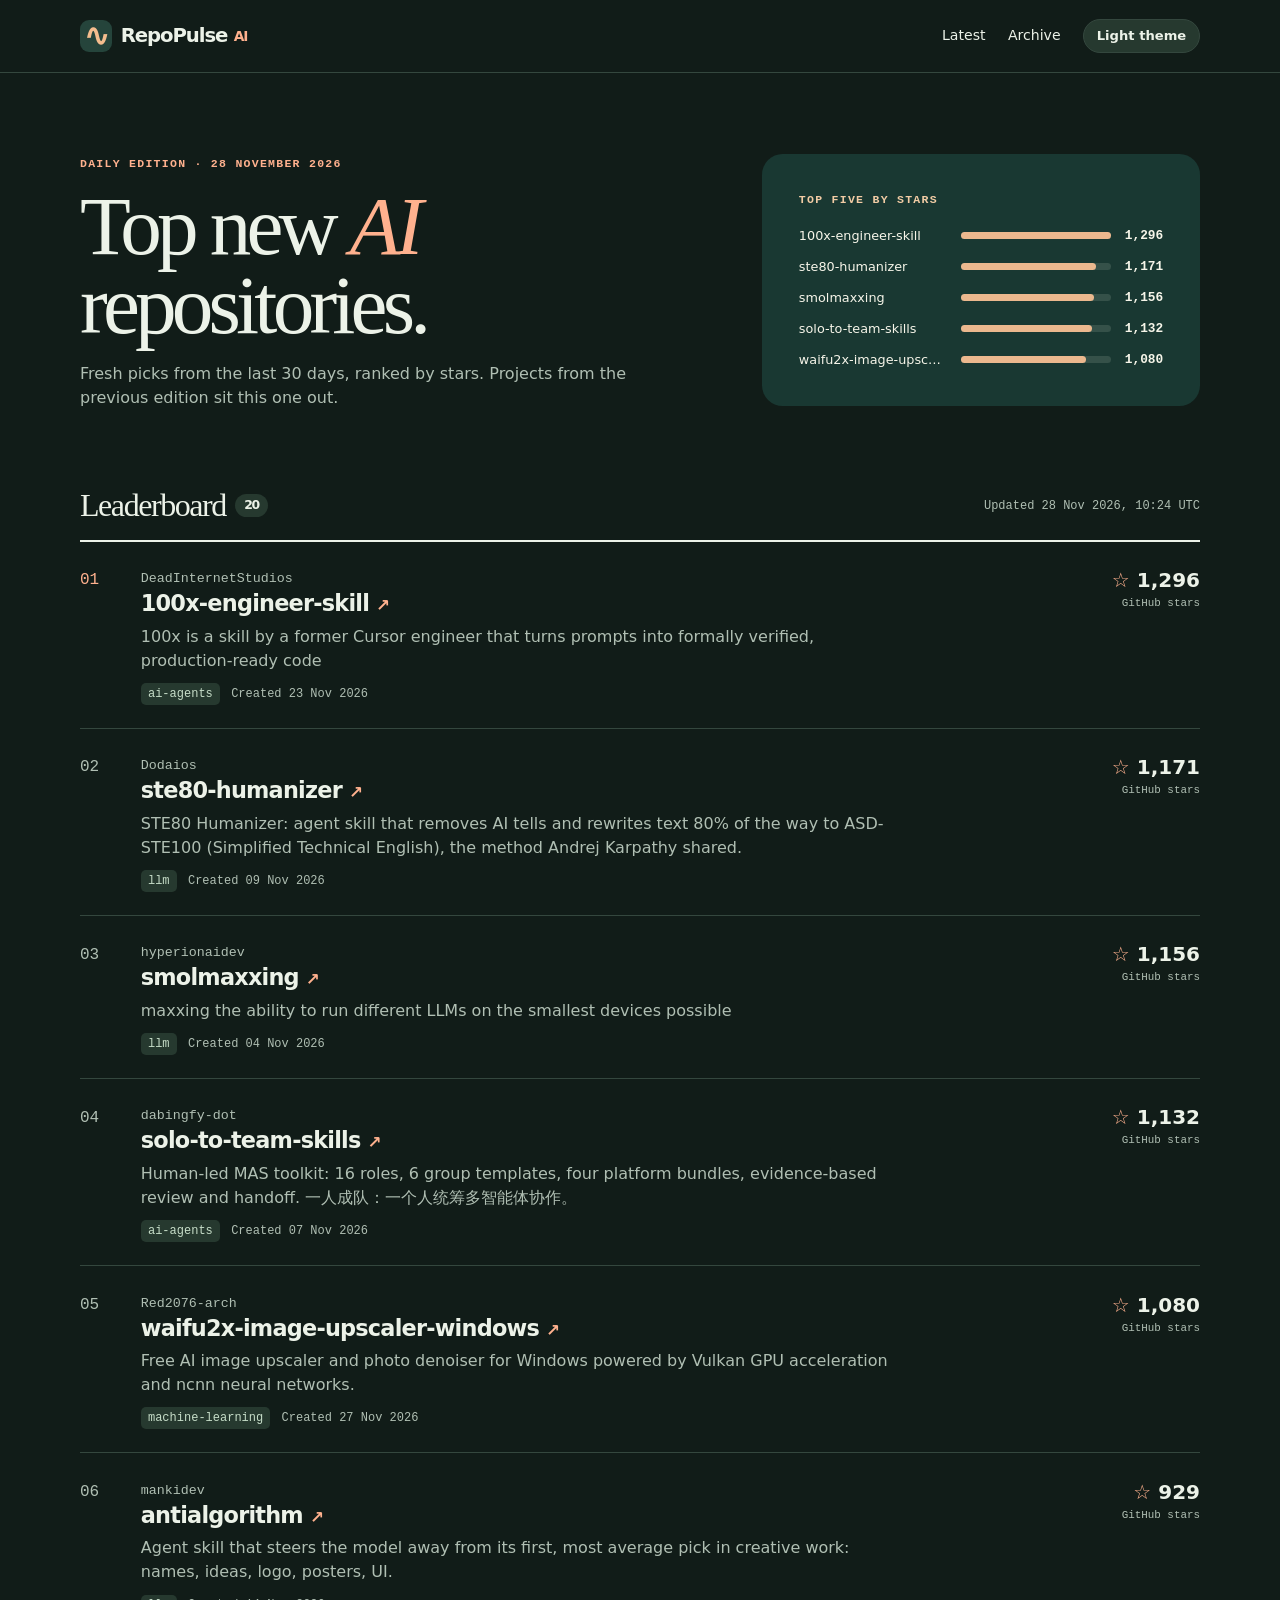
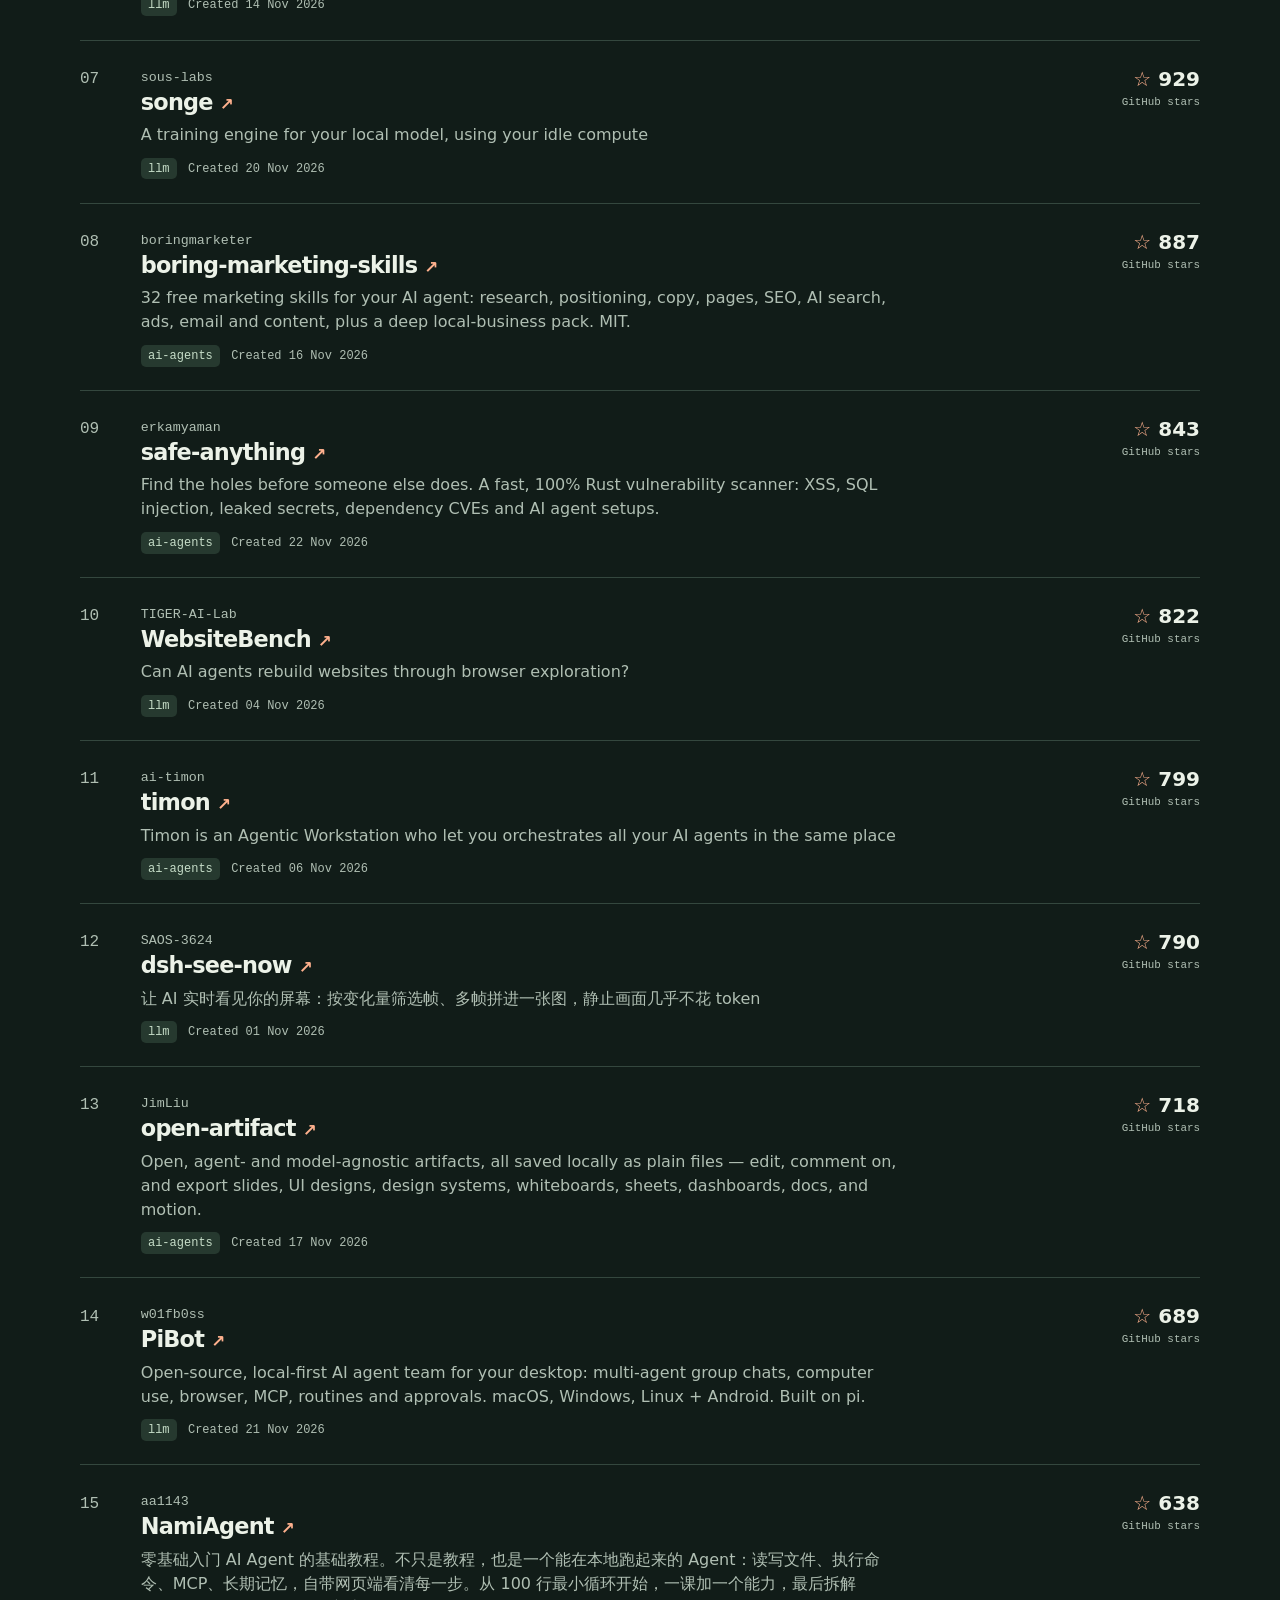
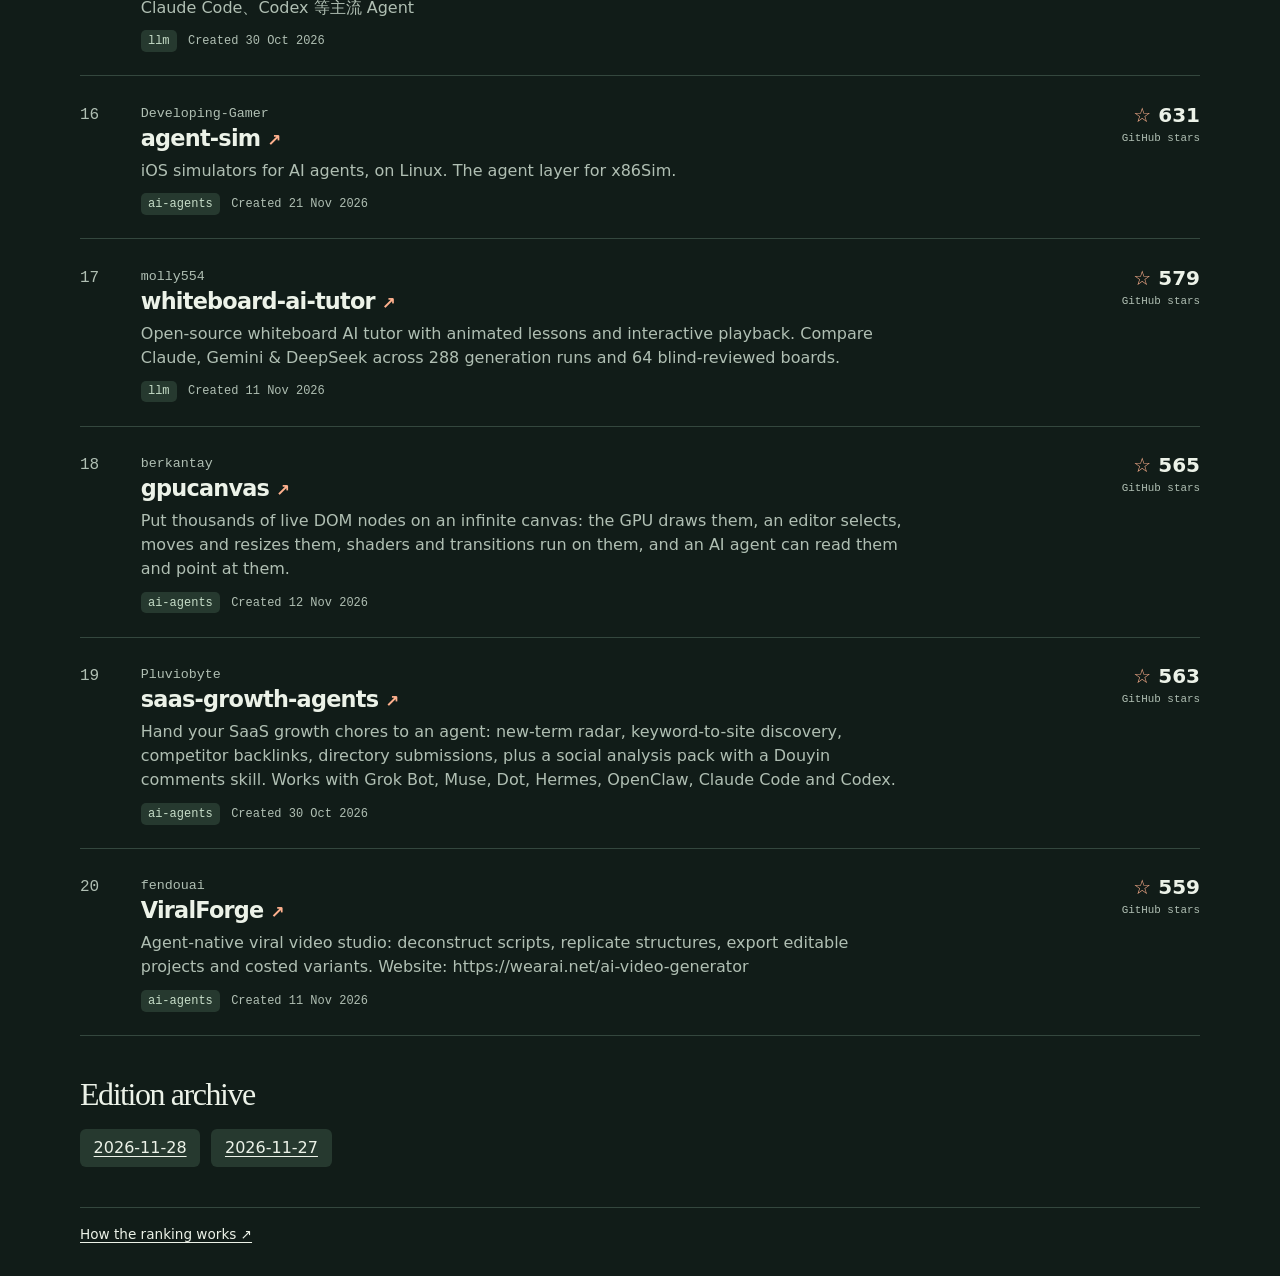
<file: index.html>
<!doctype html><html lang="en" data-theme="dark"><head><meta charset="utf-8">
<meta name="viewport" content="width=device-width, initial-scale=1">
<script>(() => {
  const key = "repopulse-ai-theme";
  const root = document.documentElement;
  try {
    if (localStorage.getItem(key) === "light") root.dataset.theme = "light";
  } catch {
    // Storage can be unavailable in private browsing.
  }

  document.addEventListener("DOMContentLoaded", () => {
    const button = document.getElementById("theme-switch");
    const updateLabel = () => {
      button.textContent = root.dataset.theme === "light" ? "Dark theme" : "Light theme";
    };
    updateLabel();
    button.hidden = false;
    button.addEventListener("click", () => {
      root.dataset.theme = root.dataset.theme === "light" ? "dark" : "light";
      updateLabel();
      try {
        localStorage.setItem(key, root.dataset.theme);
      } catch {
        // The selected theme still applies for this page.
      }
    });
  });
})();
</script>
<title>28 November 2026 | RepoPulse AI</title><style>:root{color-scheme:dark;--ink:#ecf2e8;--muted:#b0bfb3;--line:#34473e;--paper:#111c18;--accent:#ffb18e;--surface:#26392f;--tag:#c6ddc8;font:16px/1.5 "DM Sans",system-ui,sans-serif;color:var(--ink);background:var(--paper)}
:root[data-theme="light"]{color-scheme:light;--ink:#1b302c;--muted:#53665e;--line:#d9dfd4;--paper:#f8f8f1;--accent:#ad442e;--surface:#e3ebdf;--tag:#365548}
*{box-sizing:border-box}body,figure,ol,ul,h1,h2,p{margin:0}ol,ul{padding:0;list-style:none}.wrap{width:min(1120px,91%);margin:auto}
a{color:inherit;text-underline-offset:.2em}a:focus-visible{outline:3px solid #bf614b;outline-offset:4px}
header{border-bottom:1px solid var(--line)}.mast,.brand,nav,.meta,.sectionhead,.sectionhead h2{display:flex;align-items:center}.mast,.sectionhead{justify-content:space-between}
.mast{min-height:72px}.brand{gap:.4rem;font-size:1.23rem;font-weight:780;letter-spacing:-.055em;text-decoration:none}.brand b{font-size:.7em;color:var(--accent)}
.brand em{display:grid;place-items:center;width:32px;height:32px;margin-right:.15rem;border-radius:9px;color:#f4bd8e;background:#25443b;font:700 30px/1 Georgia,serif}
nav{gap:1.4rem}nav a{font-size:.88rem;text-decoration:none}nav a:hover,h2 a:hover{text-decoration:underline}
.intro{display:grid;grid-template-columns:minmax(0,1.15fr) minmax(0,.85fr);gap:8%;align-items:center;padding:clamp(2.2rem,6vw,5rem) 0}
.edition,figcaption,.rank,.sectionhead>span,.row small,.meta,.bars b{font-family:"IBM Plex Mono",ui-monospace,monospace}
.edition,figcaption{text-transform:uppercase;letter-spacing:.11em;font-size:.72rem;font-weight:650}.edition{color:var(--accent)}h1{font:500 clamp(3rem,6.5vw,5.7rem)/.96 "Instrument Serif",Georgia,serif;letter-spacing:-.058em;margin:.8rem 0 1rem}h1 em{color:var(--accent)}.intro p,.row p{color:var(--muted)}
figure{background:#193832;color:#f6f5e9;padding:clamp(1.3rem,3vw,2.3rem);border-radius:1.3rem}figcaption{color:#f2cca5;margin-bottom:1.1rem}
.bars{display:grid;gap:.75rem}.bars li{display:grid;grid-template-columns:minmax(0,1fr) minmax(0,1fr) 5ch;align-items:center;gap:.75rem;font-size:.8rem}.bars li span{overflow:hidden;text-overflow:ellipsis;white-space:nowrap}.bars b{text-align:right}.bars i{height:7px;background:#355149;border-radius:8px}.bars i:before{content:"";display:block;width:var(--width);height:100%;background:#ebb88e;border-radius:inherit}
.sectionhead{gap:.7rem;flex-wrap:wrap;border-bottom:2px solid var(--ink);padding-bottom:1rem}.sectionhead h2,#archive h2{font:500 2rem/1.15 Georgia,serif;letter-spacing:-.045em}.sectionhead h2 small{font:600 .78rem/1.8 system-ui;background:var(--surface);margin-left:.6rem;padding:0 .55rem;border-radius:20px}.sectionhead>span,.meta{font-size:.75rem;color:var(--muted)}
.row{display:grid;grid-template-columns:2.6rem minmax(0,1fr) auto;gap:1.2rem;align-items:start;padding:1.45rem 0;border-bottom:1px solid var(--line)}.rank{color:var(--muted);font-size:1rem;padding-top:.2rem}.row:first-child .rank{color:var(--accent)}.project{overflow-wrap:anywhere}.project>small{color:var(--muted)}.row h2{font-size:1.4rem;letter-spacing:-.035em;line-height:1.3}.row h2 a{text-decoration:none}.row h2 a:hover{text-decoration:underline}.row h2 span{font-size:.75em;color:var(--accent)}.row p{margin:.4rem 0 .65rem;max-width:75ch}.meta{gap:.7rem;flex-wrap:wrap}.meta b{background:var(--surface);color:var(--tag);border-radius:5px;padding:.12rem .45rem;font-weight:500}.row strong{text-align:right;font-size:1.25rem;font-variant-numeric:tabular-nums}.row strong span{color:var(--accent)}.row strong small{display:block;font-size:.68rem;font-weight:400;color:var(--muted)}
#archive{padding:2.5rem 0}#archive ul{display:flex;flex-wrap:wrap;gap:.7rem;margin-top:1rem}#archive a{display:block;background:var(--surface);padding:.45rem .85rem;border-radius:6px}footer{padding:1rem 0 2rem;border-top:1px solid var(--line);font-size:.85rem}
@media(max-width:720px){.intro{grid-template-columns:1fr;gap:1.6rem}.mast{min-height:60px}.row{grid-template-columns:1.6rem minmax(0,1fr) auto;gap:.5rem}.row strong{font-size:1rem}.sectionhead{align-items:start}.bars li{grid-template-columns:minmax(0,1fr) minmax(0,1.4fr) 5ch}.meta{gap:.4rem}}

#theme-switch{background:var(--surface);color:var(--ink);border:1px solid var(--line);border-radius:2rem;padding:.45rem .8rem;font:600 .82rem/1.4 system-ui;cursor:pointer}
#theme-switch:hover{border-color:var(--accent)}
#theme-switch:focus-visible{outline:3px solid var(--accent);outline-offset:3px}
@media(max-width:470px){.mast{flex-wrap:wrap;gap:.5rem;padding:.65rem 0}nav{gap:.65rem}}
</style></head>
<body><header><div class="wrap mast"><a class="brand" href="./"><em aria-hidden="true">∿</em> RepoPulse <b>AI</b></a>
<nav aria-label="Main"><a href="./">Latest</a><a href="#archive">Archive</a><button id="theme-switch" type="button" hidden>Light theme</button></nav></div></header>
<main class="wrap"><section class="intro"><div><small class="edition">Daily edition · 28 November 2026</small>
<h1>Top new <em>AI</em><br>repositories.</h1>
<p>Fresh picks from the last 30 days, ranked by stars. Projects from the previous edition sit this one out.</p></div><figure><figcaption>Top five by stars</figcaption><ol class="bars"><li><span>100x-engineer-skill</span><i style="--width:100.00%"></i><b>1,296</b></li><li><span>ste80-humanizer</span><i style="--width:90.35%"></i><b>1,171</b></li><li><span>smolmaxxing</span><i style="--width:89.20%"></i><b>1,156</b></li><li><span>solo-to-team-skills</span><i style="--width:87.35%"></i><b>1,132</b></li><li><span>waifu2x-image-upscaler-windows</span><i style="--width:83.33%"></i><b>1,080</b></li></ol></figure></section>
<section aria-label="Repository leaderboard"><div class="sectionhead"><h2>Leaderboard <small>20</small></h2><span>Updated 28 Nov 2026, 10:24 UTC</span></div><ol class="leaderboard"><li class="row"><span class="rank">01</span><div class="project">
<small>DeadInternetStudios</small><h2><a href="https://github.com/DeadInternetStudios/100x-engineer-skill">100x-engineer-skill <span aria-hidden="true">↗</span></a></h2>
<p>100x is a skill by a former Cursor engineer that turns prompts into formally verified, production-ready code</p><div class="meta"><b>ai-agents</b>
<span>Created <time datetime="2026-11-23">23 Nov 2026</time></span></div></div>
<strong><span aria-hidden="true">☆</span> 1,296<small>GitHub stars</small></strong></li><li class="row"><span class="rank">02</span><div class="project">
<small>Dodaios</small><h2><a href="https://github.com/Dodaios/ste80-humanizer">ste80-humanizer <span aria-hidden="true">↗</span></a></h2>
<p>STE80 Humanizer: agent skill that removes AI tells and rewrites text 80% of the way to ASD-STE100 (Simplified Technical English), the method Andrej Karpathy shared.</p><div class="meta"><b>llm</b>
<span>Created <time datetime="2026-11-09">09 Nov 2026</time></span></div></div>
<strong><span aria-hidden="true">☆</span> 1,171<small>GitHub stars</small></strong></li><li class="row"><span class="rank">03</span><div class="project">
<small>hyperionaidev</small><h2><a href="https://github.com/hyperionaidev/smolmaxxing">smolmaxxing <span aria-hidden="true">↗</span></a></h2>
<p>maxxing the ability to run different LLMs on the smallest devices possible</p><div class="meta"><b>llm</b>
<span>Created <time datetime="2026-11-04">04 Nov 2026</time></span></div></div>
<strong><span aria-hidden="true">☆</span> 1,156<small>GitHub stars</small></strong></li><li class="row"><span class="rank">04</span><div class="project">
<small>dabingfy-dot</small><h2><a href="https://github.com/dabingfy-dot/solo-to-team-skills">solo-to-team-skills <span aria-hidden="true">↗</span></a></h2>
<p>Human-led MAS toolkit: 16 roles, 6 group templates, four platform bundles, evidence-based review and handoff. 一人成队：一个人统筹多智能体协作。</p><div class="meta"><b>ai-agents</b>
<span>Created <time datetime="2026-11-07">07 Nov 2026</time></span></div></div>
<strong><span aria-hidden="true">☆</span> 1,132<small>GitHub stars</small></strong></li><li class="row"><span class="rank">05</span><div class="project">
<small>Red2076-arch</small><h2><a href="https://github.com/Red2076-arch/waifu2x-image-upscaler-windows">waifu2x-image-upscaler-windows <span aria-hidden="true">↗</span></a></h2>
<p>Free AI image upscaler and photo denoiser for Windows powered by Vulkan GPU acceleration and ncnn neural networks.</p><div class="meta"><b>machine-learning</b>
<span>Created <time datetime="2026-11-27">27 Nov 2026</time></span></div></div>
<strong><span aria-hidden="true">☆</span> 1,080<small>GitHub stars</small></strong></li><li class="row"><span class="rank">06</span><div class="project">
<small>mankidev</small><h2><a href="https://github.com/mankidev/antialgorithm">antialgorithm <span aria-hidden="true">↗</span></a></h2>
<p>Agent skill that steers the model away from its first, most average pick in creative work: names, ideas, logo, posters, UI.</p><div class="meta"><b>llm</b>
<span>Created <time datetime="2026-11-14">14 Nov 2026</time></span></div></div>
<strong><span aria-hidden="true">☆</span> 929<small>GitHub stars</small></strong></li><li class="row"><span class="rank">07</span><div class="project">
<small>sous-labs</small><h2><a href="https://github.com/sous-labs/songe">songe <span aria-hidden="true">↗</span></a></h2>
<p>A training engine for your local model, using your idle compute</p><div class="meta"><b>llm</b>
<span>Created <time datetime="2026-11-20">20 Nov 2026</time></span></div></div>
<strong><span aria-hidden="true">☆</span> 929<small>GitHub stars</small></strong></li><li class="row"><span class="rank">08</span><div class="project">
<small>boringmarketer</small><h2><a href="https://github.com/boringmarketer/boring-marketing-skills">boring-marketing-skills <span aria-hidden="true">↗</span></a></h2>
<p>32 free marketing skills for your AI agent: research, positioning, copy, pages, SEO, AI search, ads, email and content, plus a deep local-business pack. MIT.</p><div class="meta"><b>ai-agents</b>
<span>Created <time datetime="2026-11-16">16 Nov 2026</time></span></div></div>
<strong><span aria-hidden="true">☆</span> 887<small>GitHub stars</small></strong></li><li class="row"><span class="rank">09</span><div class="project">
<small>erkamyaman</small><h2><a href="https://github.com/erkamyaman/safe-anything">safe-anything <span aria-hidden="true">↗</span></a></h2>
<p>Find the holes before someone else does. A fast, 100% Rust vulnerability scanner: XSS, SQL injection, leaked secrets, dependency CVEs and AI agent setups.</p><div class="meta"><b>ai-agents</b>
<span>Created <time datetime="2026-11-22">22 Nov 2026</time></span></div></div>
<strong><span aria-hidden="true">☆</span> 843<small>GitHub stars</small></strong></li><li class="row"><span class="rank">10</span><div class="project">
<small>TIGER-AI-Lab</small><h2><a href="https://github.com/TIGER-AI-Lab/WebsiteBench">WebsiteBench <span aria-hidden="true">↗</span></a></h2>
<p>Can AI agents rebuild websites through browser exploration?</p><div class="meta"><b>llm</b>
<span>Created <time datetime="2026-11-04">04 Nov 2026</time></span></div></div>
<strong><span aria-hidden="true">☆</span> 822<small>GitHub stars</small></strong></li><li class="row"><span class="rank">11</span><div class="project">
<small>ai-timon</small><h2><a href="https://github.com/ai-timon/timon">timon <span aria-hidden="true">↗</span></a></h2>
<p>Timon is an Agentic Workstation who let you orchestrates all your AI agents in the same place</p><div class="meta"><b>ai-agents</b>
<span>Created <time datetime="2026-11-06">06 Nov 2026</time></span></div></div>
<strong><span aria-hidden="true">☆</span> 799<small>GitHub stars</small></strong></li><li class="row"><span class="rank">12</span><div class="project">
<small>SAOS-3624</small><h2><a href="https://github.com/SAOS-3624/dsh-see-now">dsh-see-now <span aria-hidden="true">↗</span></a></h2>
<p>让 AI 实时看见你的屏幕：按变化量筛选帧、多帧拼进一张图，静止画面几乎不花 token</p><div class="meta"><b>llm</b>
<span>Created <time datetime="2026-11-01">01 Nov 2026</time></span></div></div>
<strong><span aria-hidden="true">☆</span> 790<small>GitHub stars</small></strong></li><li class="row"><span class="rank">13</span><div class="project">
<small>JimLiu</small><h2><a href="https://github.com/JimLiu/open-artifact">open-artifact <span aria-hidden="true">↗</span></a></h2>
<p>Open, agent- and model-agnostic artifacts, all saved locally as plain files — edit, comment on, and export slides, UI designs, design systems, whiteboards, sheets, dashboards, docs, and motion.</p><div class="meta"><b>ai-agents</b>
<span>Created <time datetime="2026-11-17">17 Nov 2026</time></span></div></div>
<strong><span aria-hidden="true">☆</span> 718<small>GitHub stars</small></strong></li><li class="row"><span class="rank">14</span><div class="project">
<small>w01fb0ss</small><h2><a href="https://github.com/w01fb0ss/PiBot">PiBot <span aria-hidden="true">↗</span></a></h2>
<p>Open-source, local-first AI agent team for your desktop: multi-agent group chats, computer use, browser, MCP, routines and approvals. macOS, Windows, Linux + Android. Built on pi.</p><div class="meta"><b>llm</b>
<span>Created <time datetime="2026-11-21">21 Nov 2026</time></span></div></div>
<strong><span aria-hidden="true">☆</span> 689<small>GitHub stars</small></strong></li><li class="row"><span class="rank">15</span><div class="project">
<small>aa1143</small><h2><a href="https://github.com/aa1143/NamiAgent">NamiAgent <span aria-hidden="true">↗</span></a></h2>
<p>零基础入门 AI Agent 的基础教程。不只是教程，也是一个能在本地跑起来的 Agent：读写文件、执行命令、MCP、长期记忆，自带网页端看清每一步。从 100 行最小循环开始，一课加一个能力，最后拆解 Claude Code、Codex 等主流 Agent</p><div class="meta"><b>llm</b>
<span>Created <time datetime="2026-10-30">30 Oct 2026</time></span></div></div>
<strong><span aria-hidden="true">☆</span> 638<small>GitHub stars</small></strong></li><li class="row"><span class="rank">16</span><div class="project">
<small>Developing-Gamer</small><h2><a href="https://github.com/Developing-Gamer/agent-sim">agent-sim <span aria-hidden="true">↗</span></a></h2>
<p>iOS simulators for AI agents, on Linux. The agent layer for x86Sim.</p><div class="meta"><b>ai-agents</b>
<span>Created <time datetime="2026-11-21">21 Nov 2026</time></span></div></div>
<strong><span aria-hidden="true">☆</span> 631<small>GitHub stars</small></strong></li><li class="row"><span class="rank">17</span><div class="project">
<small>molly554</small><h2><a href="https://github.com/molly554/whiteboard-ai-tutor">whiteboard-ai-tutor <span aria-hidden="true">↗</span></a></h2>
<p>Open-source whiteboard AI tutor with animated lessons and interactive playback. Compare Claude, Gemini &amp; DeepSeek across 288 generation runs and 64 blind-reviewed boards.</p><div class="meta"><b>llm</b>
<span>Created <time datetime="2026-11-11">11 Nov 2026</time></span></div></div>
<strong><span aria-hidden="true">☆</span> 579<small>GitHub stars</small></strong></li><li class="row"><span class="rank">18</span><div class="project">
<small>berkantay</small><h2><a href="https://github.com/berkantay/gpucanvas">gpucanvas <span aria-hidden="true">↗</span></a></h2>
<p>Put thousands of live DOM nodes on an infinite canvas: the GPU draws them, an editor selects, moves and resizes them, shaders and transitions run on them, and an AI agent can read them and point at them.</p><div class="meta"><b>ai-agents</b>
<span>Created <time datetime="2026-11-12">12 Nov 2026</time></span></div></div>
<strong><span aria-hidden="true">☆</span> 565<small>GitHub stars</small></strong></li><li class="row"><span class="rank">19</span><div class="project">
<small>Pluviobyte</small><h2><a href="https://github.com/Pluviobyte/saas-growth-agents">saas-growth-agents <span aria-hidden="true">↗</span></a></h2>
<p>Hand your SaaS growth chores to an agent: new-term radar, keyword-to-site discovery, competitor backlinks, directory submissions, plus a social analysis pack with a Douyin comments skill. Works with Grok Bot, Muse, Dot, Hermes, OpenClaw, Claude Code and Codex.</p><div class="meta"><b>ai-agents</b>
<span>Created <time datetime="2026-10-30">30 Oct 2026</time></span></div></div>
<strong><span aria-hidden="true">☆</span> 563<small>GitHub stars</small></strong></li><li class="row"><span class="rank">20</span><div class="project">
<small>fendouai</small><h2><a href="https://github.com/fendouai/ViralForge">ViralForge <span aria-hidden="true">↗</span></a></h2>
<p>Agent-native viral video studio: deconstruct scripts, replicate structures, export editable projects and costed variants. Website: https://wearai.net/ai-video-generator</p><div class="meta"><b>ai-agents</b>
<span>Created <time datetime="2026-11-11">11 Nov 2026</time></span></div></div>
<strong><span aria-hidden="true">☆</span> 559<small>GitHub stars</small></strong></li></ol></section>
<section id="archive"><h2>Edition archive</h2><ul><li><a href="./editions/2026-11-28/">2026-11-28</a></li><li><a href="./editions/2026-11-27/">2026-11-27</a></li></ul></section>
<footer><a href="https://github.com/Devparihar5/repopulse-ai#ranking">How the ranking works ↗</a></footer>
</main></body></html>
</file>
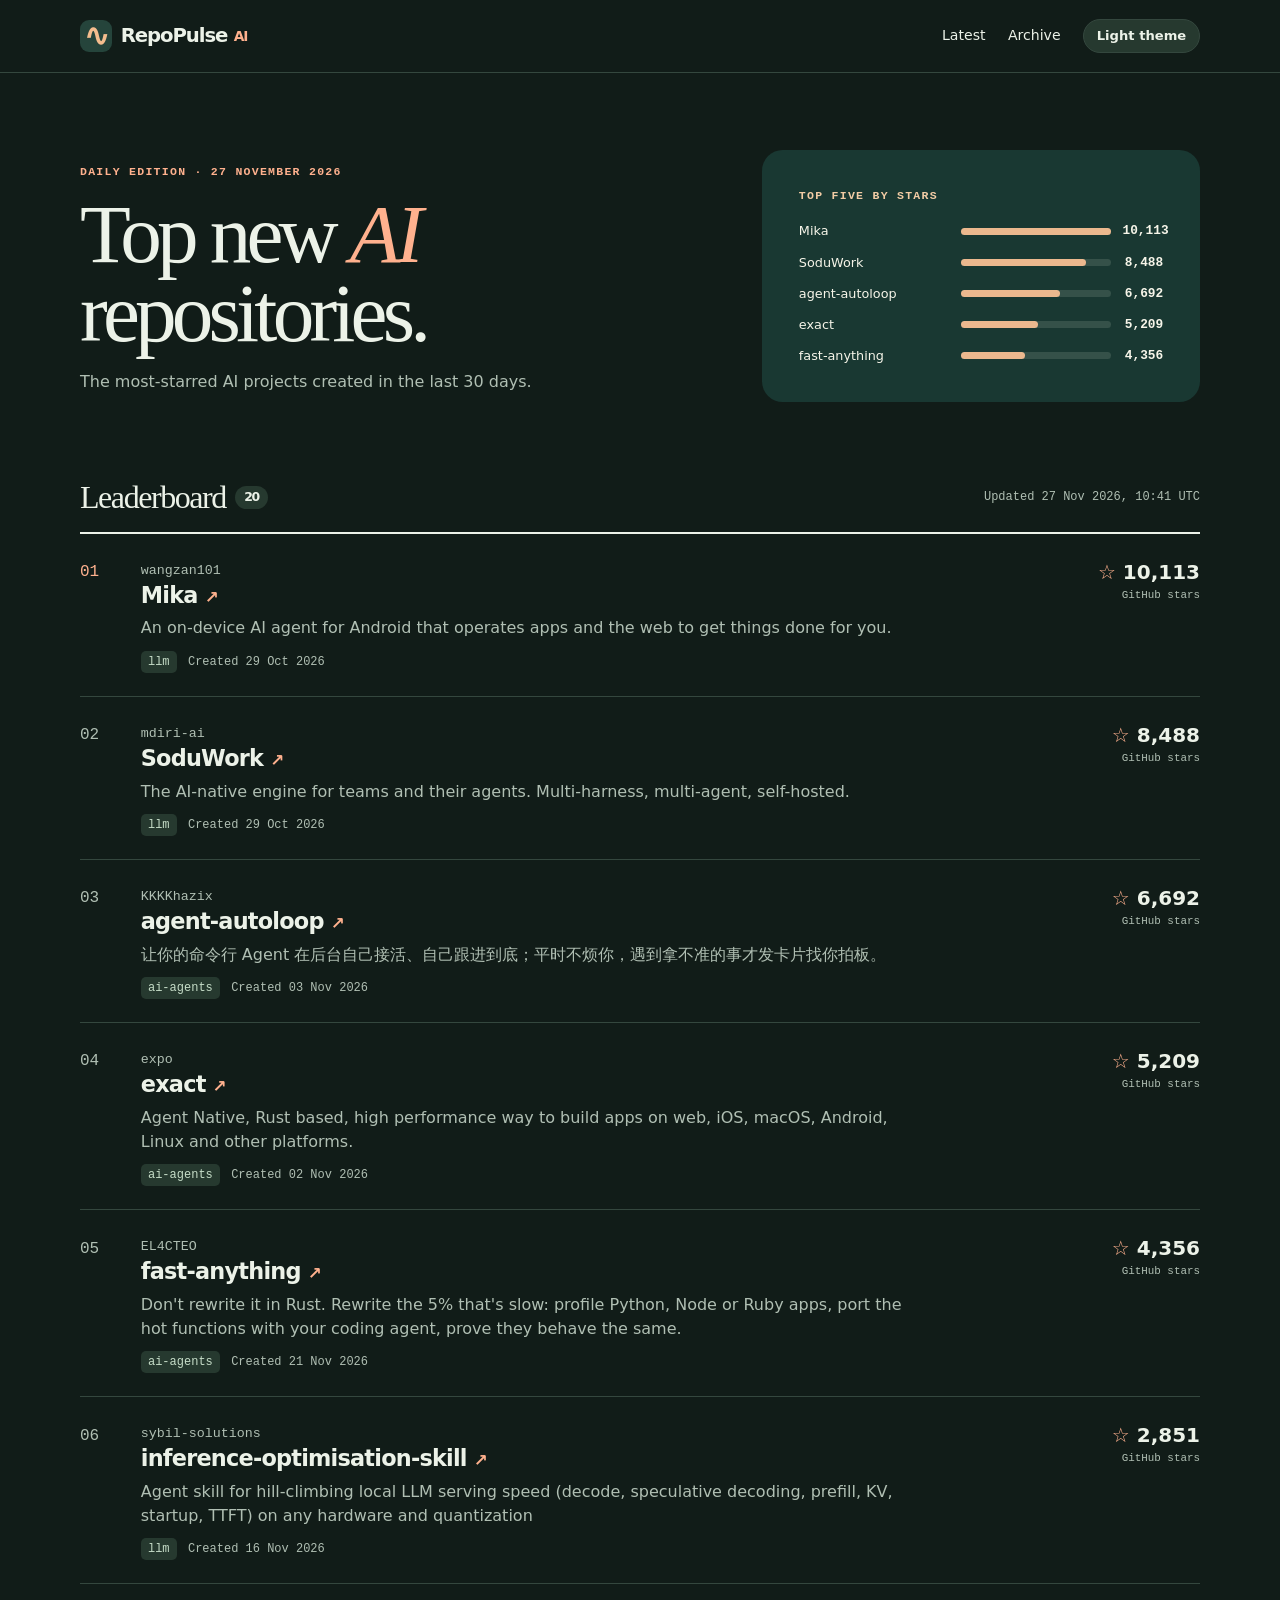
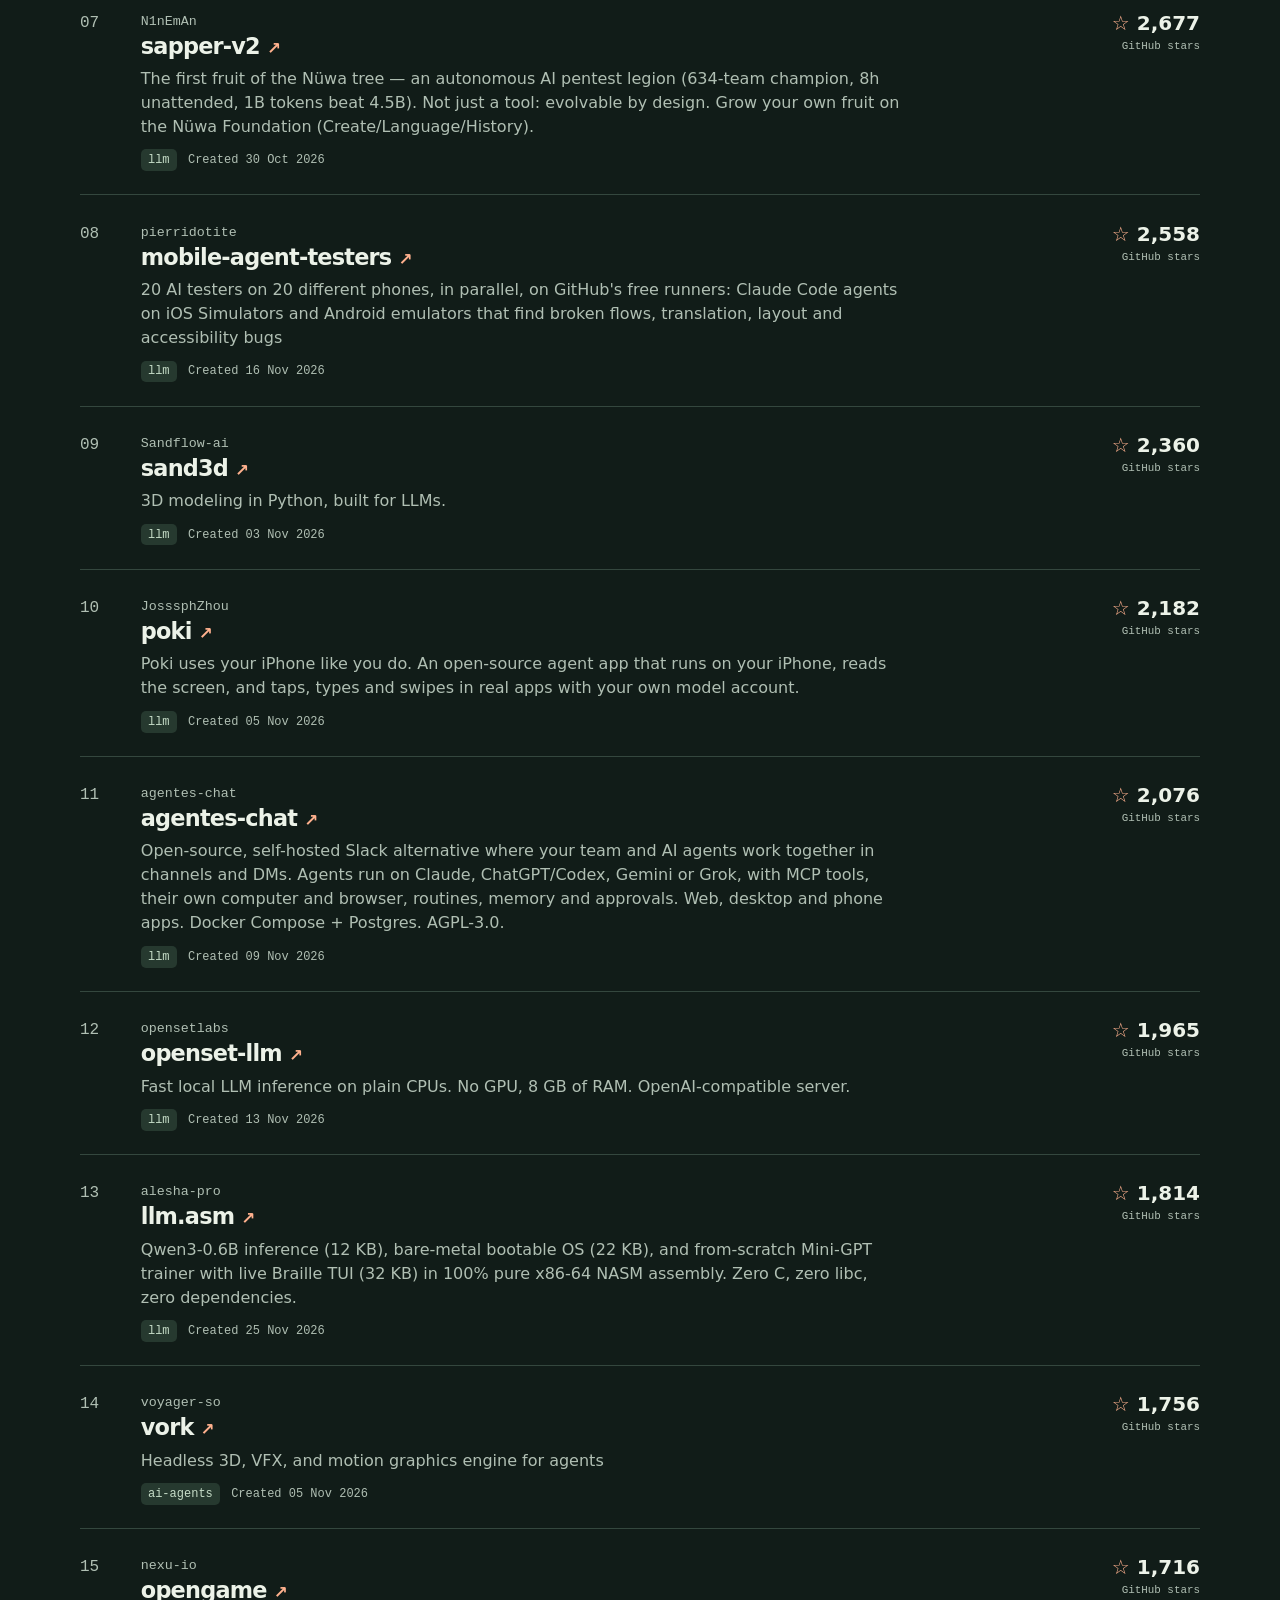
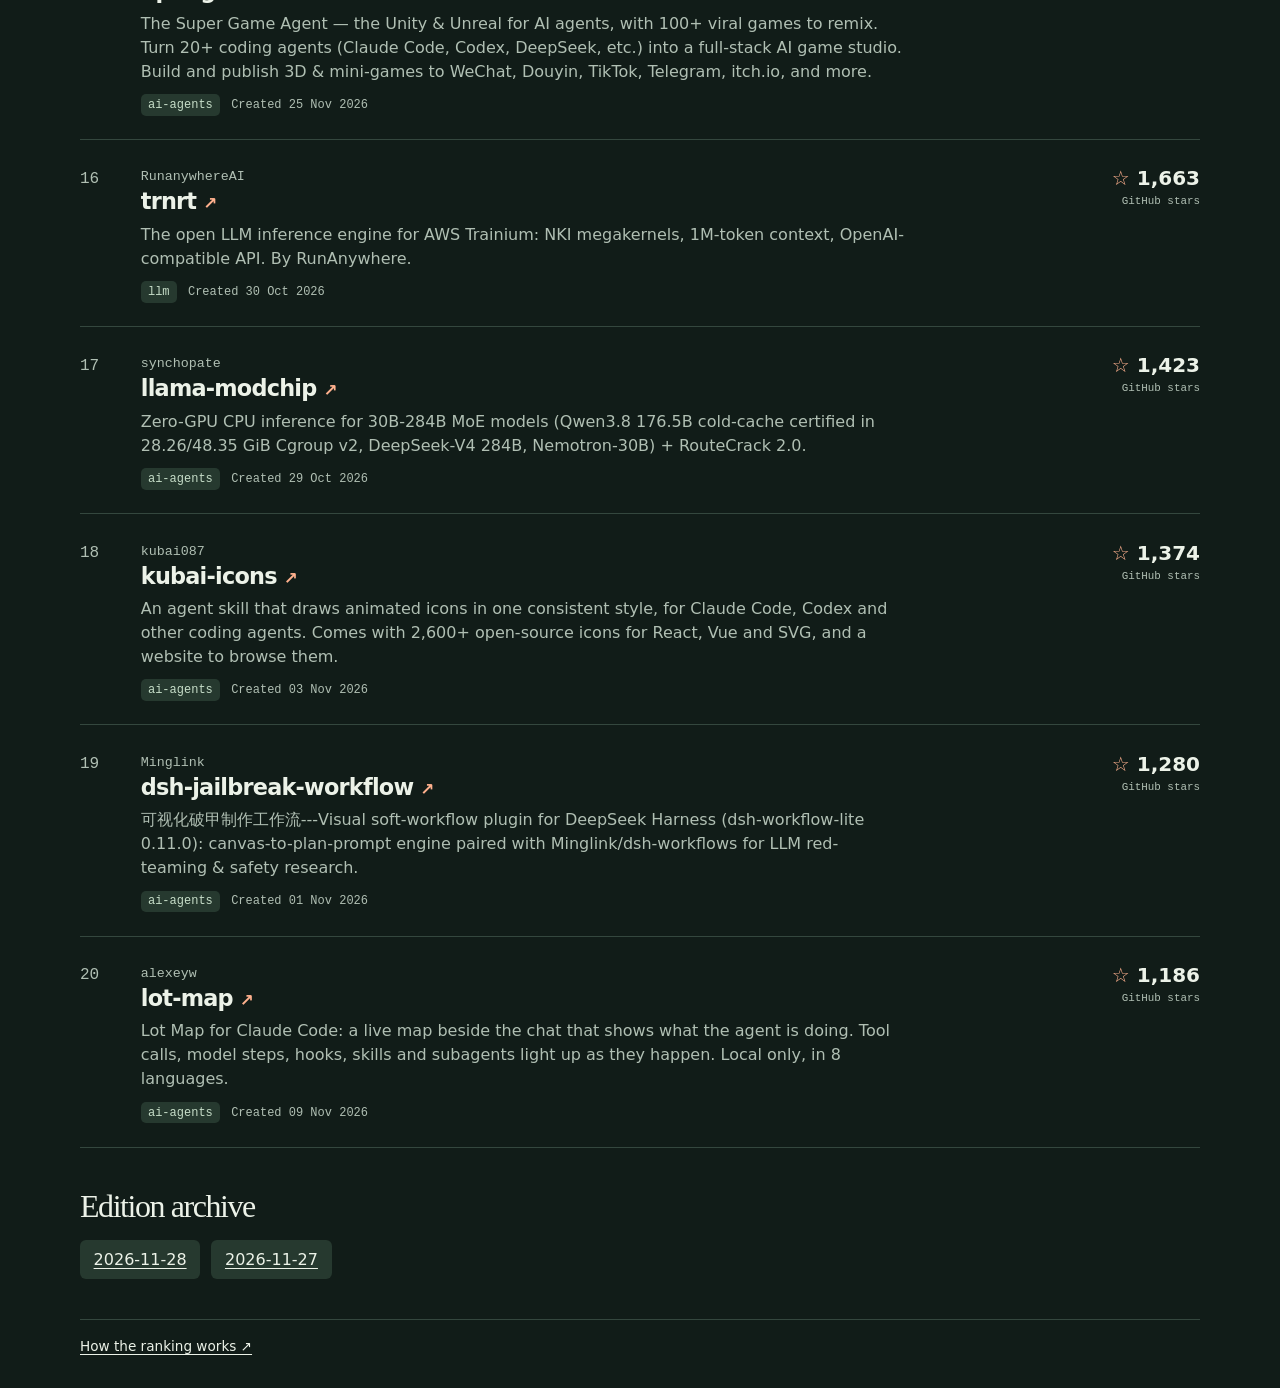
<file: editions/2026-11-27/index.html>
<!doctype html><html lang="en" data-theme="dark"><head><meta charset="utf-8">
<meta name="viewport" content="width=device-width, initial-scale=1">
<script>(() => {
  const key = "repopulse-ai-theme";
  const root = document.documentElement;
  try {
    if (localStorage.getItem(key) === "light") root.dataset.theme = "light";
  } catch {
    // Storage can be unavailable in private browsing.
  }

  document.addEventListener("DOMContentLoaded", () => {
    const button = document.getElementById("theme-switch");
    const updateLabel = () => {
      button.textContent = root.dataset.theme === "light" ? "Dark theme" : "Light theme";
    };
    updateLabel();
    button.hidden = false;
    button.addEventListener("click", () => {
      root.dataset.theme = root.dataset.theme === "light" ? "dark" : "light";
      updateLabel();
      try {
        localStorage.setItem(key, root.dataset.theme);
      } catch {
        // The selected theme still applies for this page.
      }
    });
  });
})();
</script>
<title>27 November 2026 | RepoPulse AI</title><style>:root{color-scheme:dark;--ink:#ecf2e8;--muted:#b0bfb3;--line:#34473e;--paper:#111c18;--accent:#ffb18e;--surface:#26392f;--tag:#c6ddc8;font:16px/1.5 "DM Sans",system-ui,sans-serif;color:var(--ink);background:var(--paper)}
:root[data-theme="light"]{color-scheme:light;--ink:#1b302c;--muted:#53665e;--line:#d9dfd4;--paper:#f8f8f1;--accent:#ad442e;--surface:#e3ebdf;--tag:#365548}
*{box-sizing:border-box}body,figure,ol,ul,h1,h2,p{margin:0}ol,ul{padding:0;list-style:none}.wrap{width:min(1120px,91%);margin:auto}
a{color:inherit;text-underline-offset:.2em}a:focus-visible{outline:3px solid #bf614b;outline-offset:4px}
header{border-bottom:1px solid var(--line)}.mast,.brand,nav,.meta,.sectionhead,.sectionhead h2{display:flex;align-items:center}.mast,.sectionhead{justify-content:space-between}
.mast{min-height:72px}.brand{gap:.4rem;font-size:1.23rem;font-weight:780;letter-spacing:-.055em;text-decoration:none}.brand b{font-size:.7em;color:var(--accent)}
.brand em{display:grid;place-items:center;width:32px;height:32px;margin-right:.15rem;border-radius:9px;color:#f4bd8e;background:#25443b;font:700 30px/1 Georgia,serif}
nav{gap:1.4rem}nav a{font-size:.88rem;text-decoration:none}nav a:hover,h2 a:hover{text-decoration:underline}
.intro{display:grid;grid-template-columns:minmax(0,1.15fr) minmax(0,.85fr);gap:8%;align-items:center;padding:clamp(2.2rem,6vw,5rem) 0}
.edition,figcaption,.rank,.sectionhead>span,.row small,.meta,.bars b{font-family:"IBM Plex Mono",ui-monospace,monospace}
.edition,figcaption{text-transform:uppercase;letter-spacing:.11em;font-size:.72rem;font-weight:650}.edition{color:var(--accent)}h1{font:500 clamp(3rem,6.5vw,5.7rem)/.96 "Instrument Serif",Georgia,serif;letter-spacing:-.058em;margin:.8rem 0 1rem}h1 em{color:var(--accent)}.intro p,.row p{color:var(--muted)}
figure{background:#193832;color:#f6f5e9;padding:clamp(1.3rem,3vw,2.3rem);border-radius:1.3rem}figcaption{color:#f2cca5;margin-bottom:1.1rem}
.bars{display:grid;gap:.75rem}.bars li{display:grid;grid-template-columns:minmax(0,1fr) minmax(0,1fr) 5ch;align-items:center;gap:.75rem;font-size:.8rem}.bars li span{overflow:hidden;text-overflow:ellipsis;white-space:nowrap}.bars b{text-align:right}.bars i{height:7px;background:#355149;border-radius:8px}.bars i:before{content:"";display:block;width:var(--width);height:100%;background:#ebb88e;border-radius:inherit}
.sectionhead{gap:.7rem;flex-wrap:wrap;border-bottom:2px solid var(--ink);padding-bottom:1rem}.sectionhead h2,#archive h2{font:500 2rem/1.15 Georgia,serif;letter-spacing:-.045em}.sectionhead h2 small{font:600 .78rem/1.8 system-ui;background:var(--surface);margin-left:.6rem;padding:0 .55rem;border-radius:20px}.sectionhead>span,.meta{font-size:.75rem;color:var(--muted)}
.row{display:grid;grid-template-columns:2.6rem minmax(0,1fr) auto;gap:1.2rem;align-items:start;padding:1.45rem 0;border-bottom:1px solid var(--line)}.rank{color:var(--muted);font-size:1rem;padding-top:.2rem}.row:first-child .rank{color:var(--accent)}.project{overflow-wrap:anywhere}.project>small{color:var(--muted)}.row h2{font-size:1.4rem;letter-spacing:-.035em;line-height:1.3}.row h2 a{text-decoration:none}.row h2 a:hover{text-decoration:underline}.row h2 span{font-size:.75em;color:var(--accent)}.row p{margin:.4rem 0 .65rem;max-width:75ch}.meta{gap:.7rem;flex-wrap:wrap}.meta b{background:var(--surface);color:var(--tag);border-radius:5px;padding:.12rem .45rem;font-weight:500}.row strong{text-align:right;font-size:1.25rem;font-variant-numeric:tabular-nums}.row strong span{color:var(--accent)}.row strong small{display:block;font-size:.68rem;font-weight:400;color:var(--muted)}
#archive{padding:2.5rem 0}#archive ul{display:flex;flex-wrap:wrap;gap:.7rem;margin-top:1rem}#archive a{display:block;background:var(--surface);padding:.45rem .85rem;border-radius:6px}footer{padding:1rem 0 2rem;border-top:1px solid var(--line);font-size:.85rem}
@media(max-width:720px){.intro{grid-template-columns:1fr;gap:1.6rem}.mast{min-height:60px}.row{grid-template-columns:1.6rem minmax(0,1fr) auto;gap:.5rem}.row strong{font-size:1rem}.sectionhead{align-items:start}.bars li{grid-template-columns:minmax(0,1fr) minmax(0,1.4fr) 5ch}.meta{gap:.4rem}}

#theme-switch{background:var(--surface);color:var(--ink);border:1px solid var(--line);border-radius:2rem;padding:.45rem .8rem;font:600 .82rem/1.4 system-ui;cursor:pointer}
#theme-switch:hover{border-color:var(--accent)}
#theme-switch:focus-visible{outline:3px solid var(--accent);outline-offset:3px}
@media(max-width:470px){.mast{flex-wrap:wrap;gap:.5rem;padding:.65rem 0}nav{gap:.65rem}}
</style></head>
<body><header><div class="wrap mast"><a class="brand" href="../../"><em aria-hidden="true">∿</em> RepoPulse <b>AI</b></a>
<nav aria-label="Main"><a href="../../">Latest</a><a href="#archive">Archive</a><button id="theme-switch" type="button" hidden>Light theme</button></nav></div></header>
<main class="wrap"><section class="intro"><div><small class="edition">Daily edition · 27 November 2026</small>
<h1>Top new <em>AI</em><br>repositories.</h1>
<p>The most-starred AI projects created in the last 30 days.</p></div><figure><figcaption>Top five by stars</figcaption><ol class="bars"><li><span>Mika</span><i style="--width:100.00%"></i><b>10,113</b></li><li><span>SoduWork</span><i style="--width:83.93%"></i><b>8,488</b></li><li><span>agent-autoloop</span><i style="--width:66.17%"></i><b>6,692</b></li><li><span>exact</span><i style="--width:51.51%"></i><b>5,209</b></li><li><span>fast-anything</span><i style="--width:43.07%"></i><b>4,356</b></li></ol></figure></section>
<section aria-label="Repository leaderboard"><div class="sectionhead"><h2>Leaderboard <small>20</small></h2><span>Updated 27 Nov 2026, 10:41 UTC</span></div><ol class="leaderboard"><li class="row"><span class="rank">01</span><div class="project">
<small>wangzan101</small><h2><a href="https://github.com/wangzan101/Mika">Mika <span aria-hidden="true">↗</span></a></h2>
<p>An on-device AI agent for Android that operates apps and the web to get things done for you.</p><div class="meta"><b>llm</b>
<span>Created <time datetime="2026-10-29">29 Oct 2026</time></span></div></div>
<strong><span aria-hidden="true">☆</span> 10,113<small>GitHub stars</small></strong></li><li class="row"><span class="rank">02</span><div class="project">
<small>mdiri-ai</small><h2><a href="https://github.com/mdiri-ai/SoduWork">SoduWork <span aria-hidden="true">↗</span></a></h2>
<p>The AI-native engine for teams and their agents. Multi-harness, multi-agent, self-hosted.</p><div class="meta"><b>llm</b>
<span>Created <time datetime="2026-10-29">29 Oct 2026</time></span></div></div>
<strong><span aria-hidden="true">☆</span> 8,488<small>GitHub stars</small></strong></li><li class="row"><span class="rank">03</span><div class="project">
<small>KKKKhazix</small><h2><a href="https://github.com/KKKKhazix/agent-autoloop">agent-autoloop <span aria-hidden="true">↗</span></a></h2>
<p>让你的命令行 Agent 在后台自己接活、自己跟进到底；平时不烦你，遇到拿不准的事才发卡片找你拍板。</p><div class="meta"><b>ai-agents</b>
<span>Created <time datetime="2026-11-03">03 Nov 2026</time></span></div></div>
<strong><span aria-hidden="true">☆</span> 6,692<small>GitHub stars</small></strong></li><li class="row"><span class="rank">04</span><div class="project">
<small>expo</small><h2><a href="https://github.com/expo/exact">exact <span aria-hidden="true">↗</span></a></h2>
<p>Agent Native, Rust based, high performance way to build apps on web, iOS, macOS, Android, Linux and other platforms. </p><div class="meta"><b>ai-agents</b>
<span>Created <time datetime="2026-11-02">02 Nov 2026</time></span></div></div>
<strong><span aria-hidden="true">☆</span> 5,209<small>GitHub stars</small></strong></li><li class="row"><span class="rank">05</span><div class="project">
<small>EL4CTEO</small><h2><a href="https://github.com/EL4CTEO/fast-anything">fast-anything <span aria-hidden="true">↗</span></a></h2>
<p>Don&#x27;t rewrite it in Rust. Rewrite the 5% that&#x27;s slow: profile Python, Node or Ruby apps, port the hot functions with your coding agent, prove they behave the same.</p><div class="meta"><b>ai-agents</b>
<span>Created <time datetime="2026-11-21">21 Nov 2026</time></span></div></div>
<strong><span aria-hidden="true">☆</span> 4,356<small>GitHub stars</small></strong></li><li class="row"><span class="rank">06</span><div class="project">
<small>sybil-solutions</small><h2><a href="https://github.com/sybil-solutions/inference-optimisation-skill">inference-optimisation-skill <span aria-hidden="true">↗</span></a></h2>
<p>Agent skill for hill-climbing local LLM serving speed (decode, speculative decoding, prefill, KV, startup, TTFT) on any hardware and quantization</p><div class="meta"><b>llm</b>
<span>Created <time datetime="2026-11-16">16 Nov 2026</time></span></div></div>
<strong><span aria-hidden="true">☆</span> 2,851<small>GitHub stars</small></strong></li><li class="row"><span class="rank">07</span><div class="project">
<small>N1nEmAn</small><h2><a href="https://github.com/N1nEmAn/sapper-v2">sapper-v2 <span aria-hidden="true">↗</span></a></h2>
<p>The first fruit of the Nüwa tree — an autonomous AI pentest legion (634-team champion, 8h unattended, 1B tokens beat 4.5B). Not just a tool: evolvable by design. Grow your own fruit on the Nüwa Foundation (Create/Language/History).</p><div class="meta"><b>llm</b>
<span>Created <time datetime="2026-10-30">30 Oct 2026</time></span></div></div>
<strong><span aria-hidden="true">☆</span> 2,677<small>GitHub stars</small></strong></li><li class="row"><span class="rank">08</span><div class="project">
<small>pierridotite</small><h2><a href="https://github.com/pierridotite/mobile-agent-testers">mobile-agent-testers <span aria-hidden="true">↗</span></a></h2>
<p>20 AI testers on 20 different phones, in parallel, on GitHub&#x27;s free runners: Claude Code agents on iOS Simulators and Android emulators that find broken flows, translation, layout and accessibility bugs</p><div class="meta"><b>llm</b>
<span>Created <time datetime="2026-11-16">16 Nov 2026</time></span></div></div>
<strong><span aria-hidden="true">☆</span> 2,558<small>GitHub stars</small></strong></li><li class="row"><span class="rank">09</span><div class="project">
<small>Sandflow-ai</small><h2><a href="https://github.com/Sandflow-ai/sand3d">sand3d <span aria-hidden="true">↗</span></a></h2>
<p>3D modeling in Python, built for LLMs.</p><div class="meta"><b>llm</b>
<span>Created <time datetime="2026-11-03">03 Nov 2026</time></span></div></div>
<strong><span aria-hidden="true">☆</span> 2,360<small>GitHub stars</small></strong></li><li class="row"><span class="rank">10</span><div class="project">
<small>JosssphZhou</small><h2><a href="https://github.com/JosssphZhou/poki">poki <span aria-hidden="true">↗</span></a></h2>
<p>Poki uses your iPhone like you do. An open-source agent app that runs on your iPhone, reads the screen, and taps, types and swipes in real apps with your own model account.</p><div class="meta"><b>llm</b>
<span>Created <time datetime="2026-11-05">05 Nov 2026</time></span></div></div>
<strong><span aria-hidden="true">☆</span> 2,182<small>GitHub stars</small></strong></li><li class="row"><span class="rank">11</span><div class="project">
<small>agentes-chat</small><h2><a href="https://github.com/agentes-chat/agentes-chat">agentes-chat <span aria-hidden="true">↗</span></a></h2>
<p>Open-source, self-hosted Slack alternative where your team and AI agents work together in channels and DMs. Agents run on Claude, ChatGPT/Codex, Gemini or Grok, with MCP tools, their own computer and browser, routines, memory and approvals. Web, desktop and phone apps. Docker Compose + Postgres. AGPL-3.0.</p><div class="meta"><b>llm</b>
<span>Created <time datetime="2026-11-09">09 Nov 2026</time></span></div></div>
<strong><span aria-hidden="true">☆</span> 2,076<small>GitHub stars</small></strong></li><li class="row"><span class="rank">12</span><div class="project">
<small>opensetlabs</small><h2><a href="https://github.com/opensetlabs/openset-llm">openset-llm <span aria-hidden="true">↗</span></a></h2>
<p>Fast local LLM inference on plain CPUs. No GPU, 8 GB of RAM. OpenAI-compatible server.</p><div class="meta"><b>llm</b>
<span>Created <time datetime="2026-11-13">13 Nov 2026</time></span></div></div>
<strong><span aria-hidden="true">☆</span> 1,965<small>GitHub stars</small></strong></li><li class="row"><span class="rank">13</span><div class="project">
<small>alesha-pro</small><h2><a href="https://github.com/alesha-pro/llm.asm">llm.asm <span aria-hidden="true">↗</span></a></h2>
<p>Qwen3-0.6B inference (12 KB), bare-metal bootable OS (22 KB), and from-scratch Mini-GPT trainer with live Braille TUI (32 KB) in 100% pure x86-64 NASM assembly. Zero C, zero libc, zero dependencies.</p><div class="meta"><b>llm</b>
<span>Created <time datetime="2026-11-25">25 Nov 2026</time></span></div></div>
<strong><span aria-hidden="true">☆</span> 1,814<small>GitHub stars</small></strong></li><li class="row"><span class="rank">14</span><div class="project">
<small>voyager-so</small><h2><a href="https://github.com/voyager-so/vork">vork <span aria-hidden="true">↗</span></a></h2>
<p>Headless 3D, VFX, and motion graphics engine for agents</p><div class="meta"><b>ai-agents</b>
<span>Created <time datetime="2026-11-05">05 Nov 2026</time></span></div></div>
<strong><span aria-hidden="true">☆</span> 1,756<small>GitHub stars</small></strong></li><li class="row"><span class="rank">15</span><div class="project">
<small>nexu-io</small><h2><a href="https://github.com/nexu-io/opengame">opengame <span aria-hidden="true">↗</span></a></h2>
<p>The Super Game Agent — the Unity &amp; Unreal for AI agents, with 100+ viral games to remix. Turn 20+ coding agents (Claude Code, Codex, DeepSeek, etc.) into a full-stack AI game studio. Build and publish 3D &amp; mini-games to WeChat, Douyin, TikTok, Telegram, itch.io, and more.</p><div class="meta"><b>ai-agents</b>
<span>Created <time datetime="2026-11-25">25 Nov 2026</time></span></div></div>
<strong><span aria-hidden="true">☆</span> 1,716<small>GitHub stars</small></strong></li><li class="row"><span class="rank">16</span><div class="project">
<small>RunanywhereAI</small><h2><a href="https://github.com/RunanywhereAI/trnrt">trnrt <span aria-hidden="true">↗</span></a></h2>
<p>The open LLM inference engine for AWS Trainium: NKI megakernels, 1M-token context, OpenAI-compatible API. By RunAnywhere.</p><div class="meta"><b>llm</b>
<span>Created <time datetime="2026-10-30">30 Oct 2026</time></span></div></div>
<strong><span aria-hidden="true">☆</span> 1,663<small>GitHub stars</small></strong></li><li class="row"><span class="rank">17</span><div class="project">
<small>synchopate</small><h2><a href="https://github.com/synchopate/llama-modchip">llama-modchip <span aria-hidden="true">↗</span></a></h2>
<p>Zero-GPU CPU inference for 30B-284B MoE models (Qwen3.8 176.5B cold-cache certified in 28.26/48.35 GiB Cgroup v2, DeepSeek-V4 284B, Nemotron-30B) + RouteCrack 2.0.</p><div class="meta"><b>ai-agents</b>
<span>Created <time datetime="2026-10-29">29 Oct 2026</time></span></div></div>
<strong><span aria-hidden="true">☆</span> 1,423<small>GitHub stars</small></strong></li><li class="row"><span class="rank">18</span><div class="project">
<small>kubai087</small><h2><a href="https://github.com/kubai087/kubai-icons">kubai-icons <span aria-hidden="true">↗</span></a></h2>
<p>An agent skill that draws animated icons in one consistent style, for Claude Code, Codex and other coding agents. Comes with 2,600+ open-source icons for React, Vue and SVG, and a website to browse them.</p><div class="meta"><b>ai-agents</b>
<span>Created <time datetime="2026-11-03">03 Nov 2026</time></span></div></div>
<strong><span aria-hidden="true">☆</span> 1,374<small>GitHub stars</small></strong></li><li class="row"><span class="rank">19</span><div class="project">
<small>Minglink</small><h2><a href="https://github.com/Minglink/dsh-jailbreak-workflow">dsh-jailbreak-workflow <span aria-hidden="true">↗</span></a></h2>
<p>可视化破甲制作工作流---Visual soft-workflow plugin for DeepSeek Harness (dsh-workflow-lite 0.11.0): canvas-to-plan-prompt engine paired with Minglink/dsh-workflows for LLM red-teaming &amp; safety research.</p><div class="meta"><b>ai-agents</b>
<span>Created <time datetime="2026-11-01">01 Nov 2026</time></span></div></div>
<strong><span aria-hidden="true">☆</span> 1,280<small>GitHub stars</small></strong></li><li class="row"><span class="rank">20</span><div class="project">
<small>alexeyw</small><h2><a href="https://github.com/alexeyw/lot-map">lot-map <span aria-hidden="true">↗</span></a></h2>
<p>Lot Map for Claude Code: a live map beside the chat that shows what the agent is doing. Tool calls, model steps, hooks, skills and subagents light up as they happen. Local only, in 8 languages.</p><div class="meta"><b>ai-agents</b>
<span>Created <time datetime="2026-11-09">09 Nov 2026</time></span></div></div>
<strong><span aria-hidden="true">☆</span> 1,186<small>GitHub stars</small></strong></li></ol></section>
<section id="archive"><h2>Edition archive</h2><ul><li><a href="../../editions/2026-11-28/">2026-11-28</a></li><li><a href="../../editions/2026-11-27/">2026-11-27</a></li></ul></section>
<footer><a href="https://github.com/Devparihar5/repopulse-ai#ranking">How the ranking works ↗</a></footer>
</main></body></html>
</file>
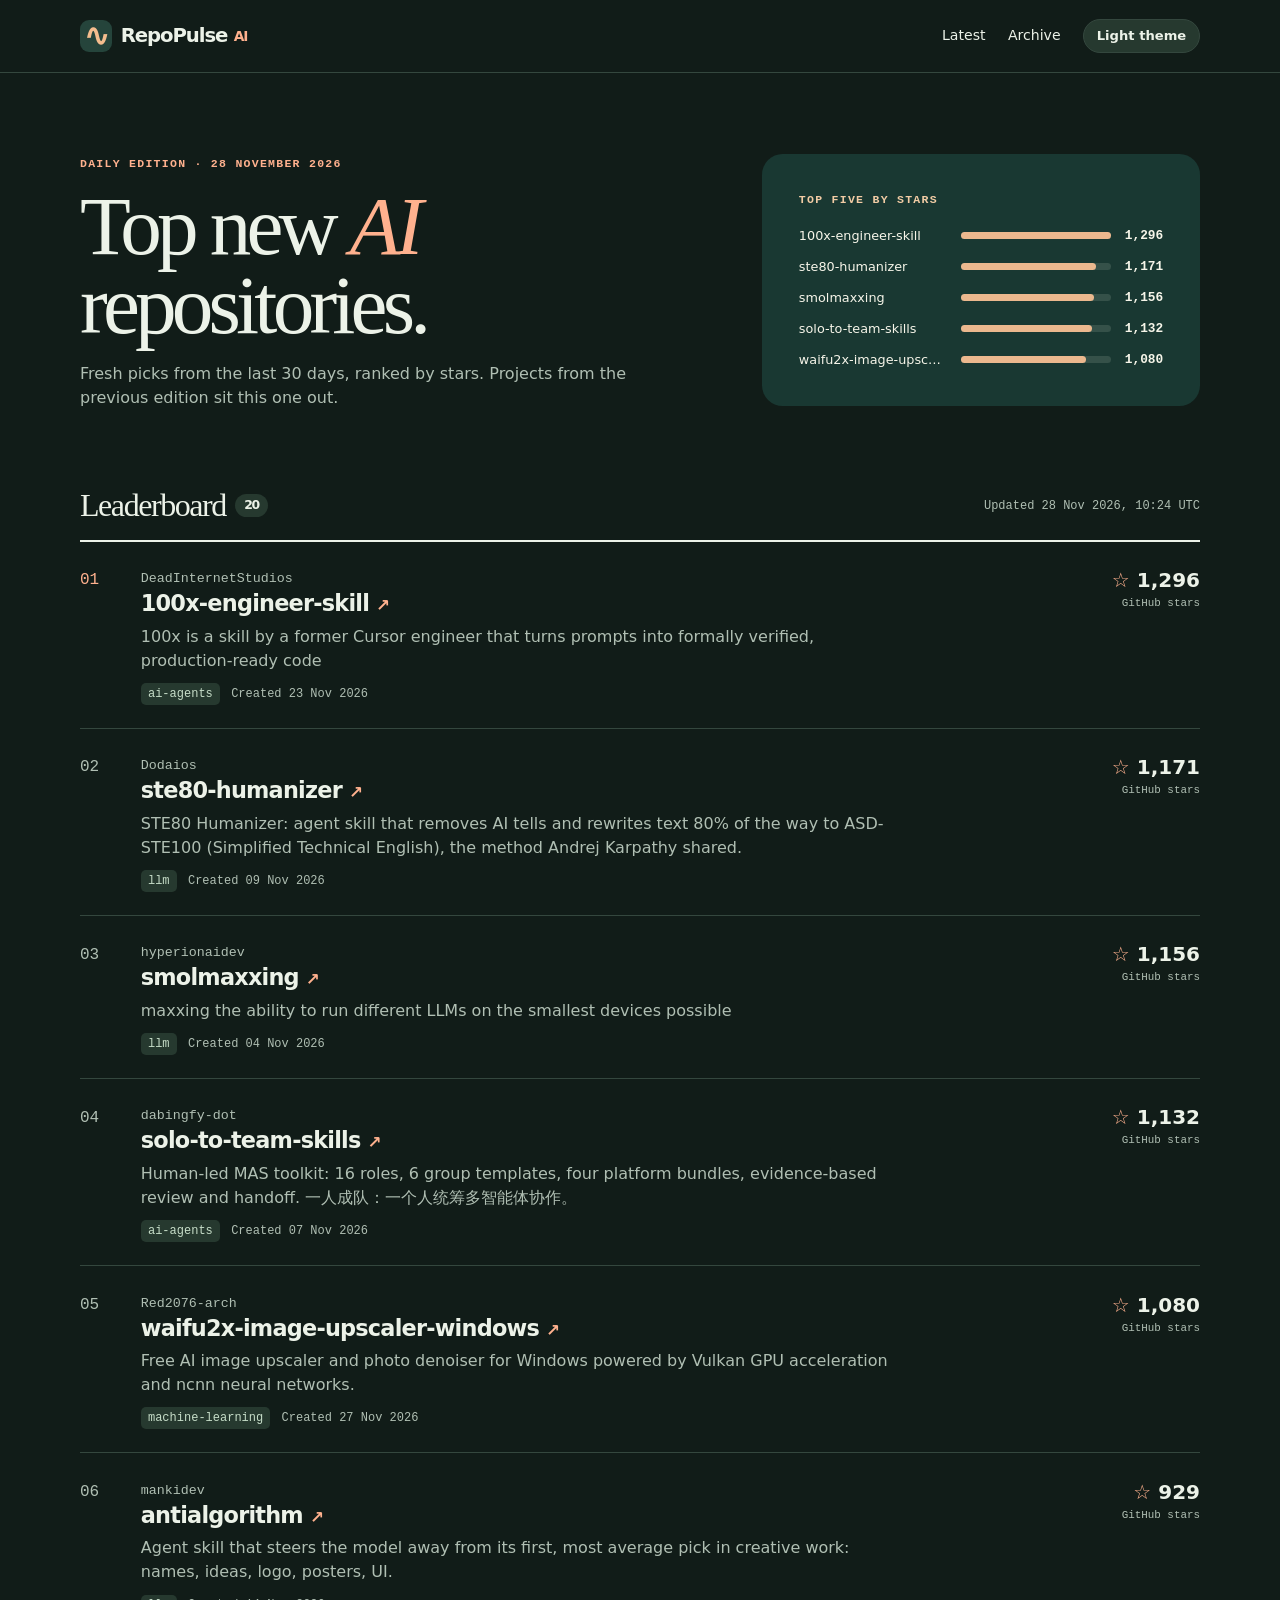
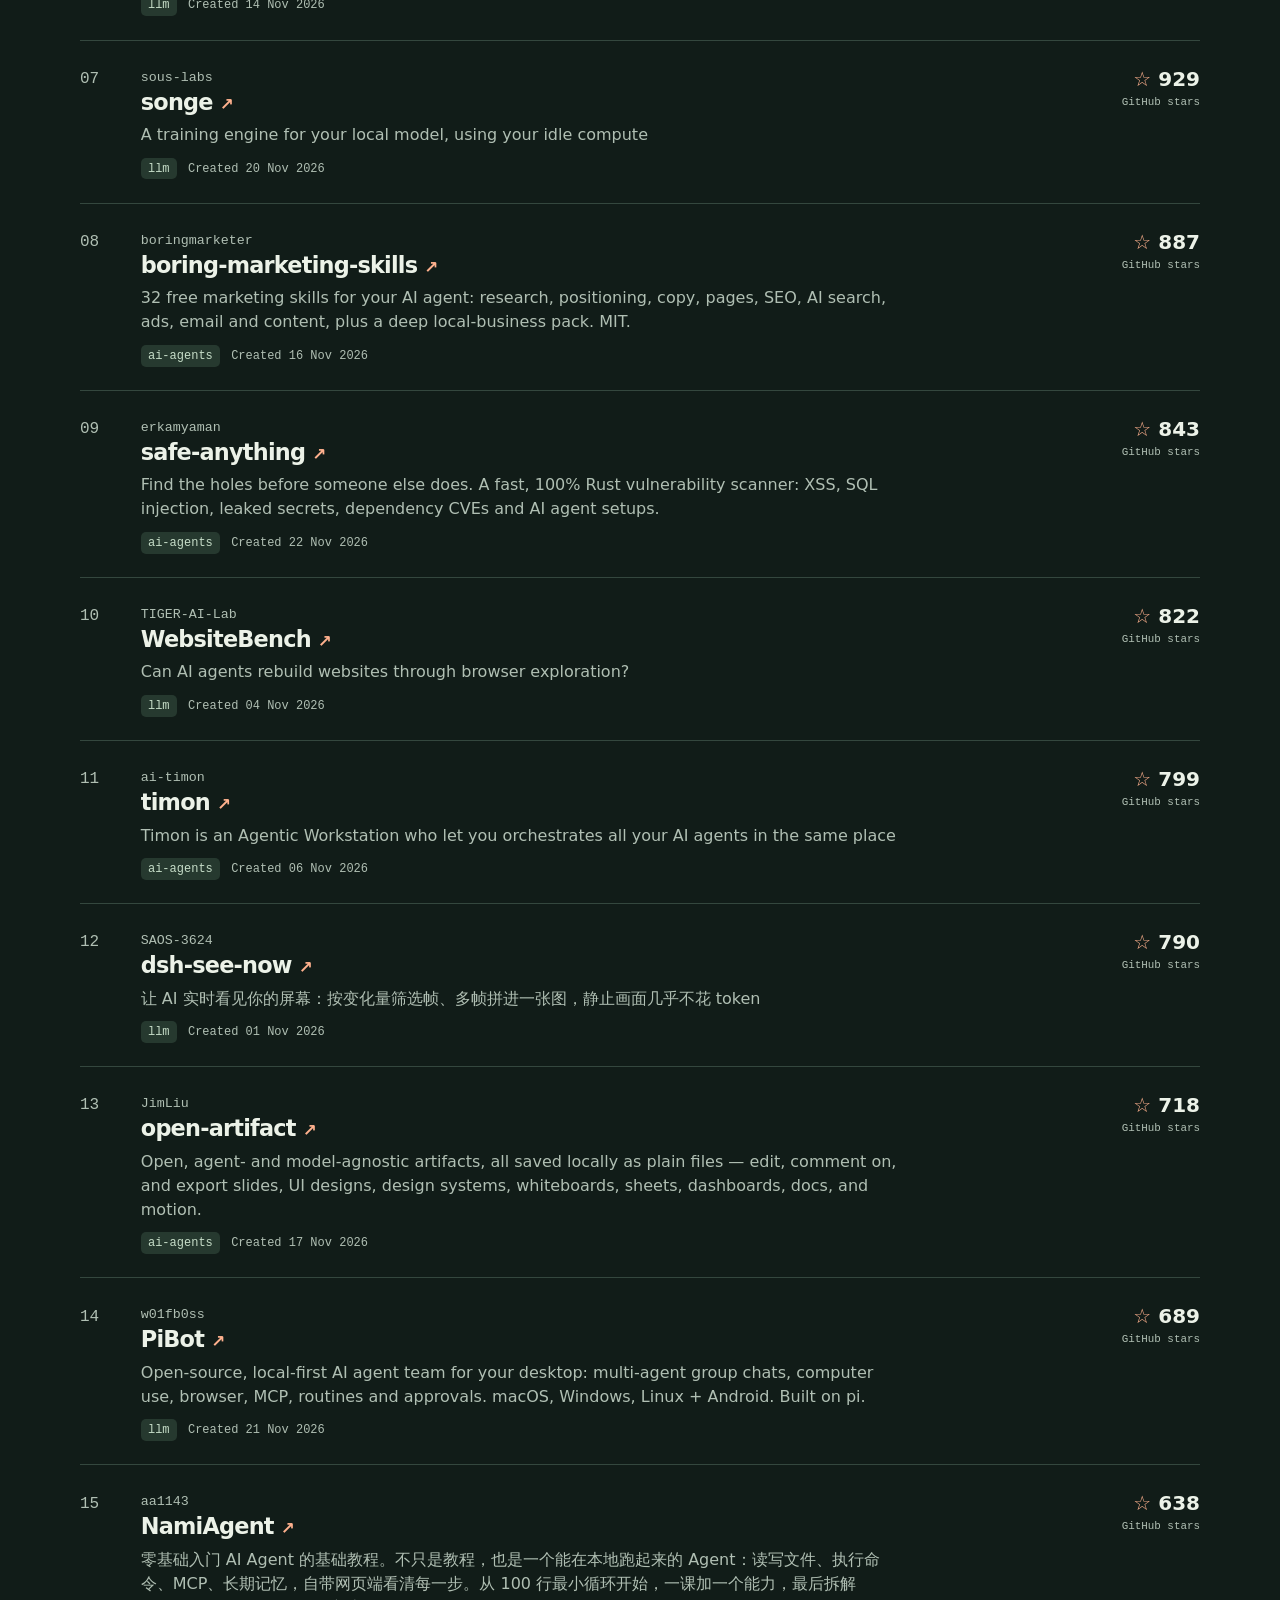
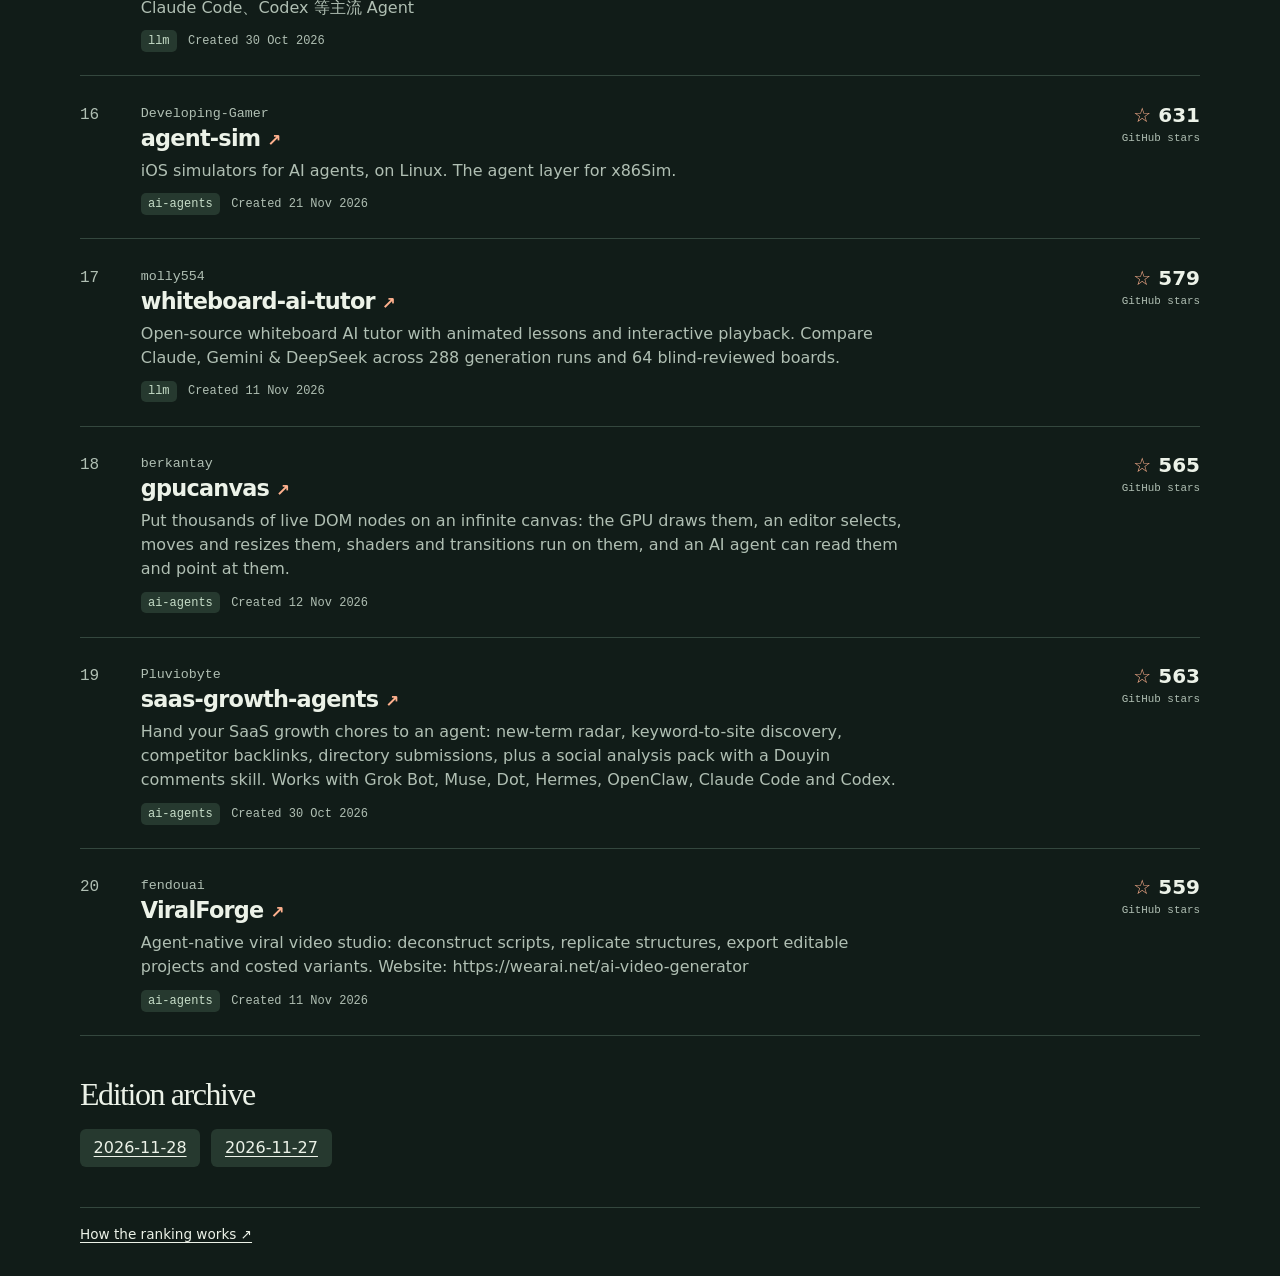
<file: editions/2026-11-28/index.html>
<!doctype html><html lang="en" data-theme="dark"><head><meta charset="utf-8">
<meta name="viewport" content="width=device-width, initial-scale=1">
<script>(() => {
  const key = "repopulse-ai-theme";
  const root = document.documentElement;
  try {
    if (localStorage.getItem(key) === "light") root.dataset.theme = "light";
  } catch {
    // Storage can be unavailable in private browsing.
  }

  document.addEventListener("DOMContentLoaded", () => {
    const button = document.getElementById("theme-switch");
    const updateLabel = () => {
      button.textContent = root.dataset.theme === "light" ? "Dark theme" : "Light theme";
    };
    updateLabel();
    button.hidden = false;
    button.addEventListener("click", () => {
      root.dataset.theme = root.dataset.theme === "light" ? "dark" : "light";
      updateLabel();
      try {
        localStorage.setItem(key, root.dataset.theme);
      } catch {
        // The selected theme still applies for this page.
      }
    });
  });
})();
</script>
<title>28 November 2026 | RepoPulse AI</title><style>:root{color-scheme:dark;--ink:#ecf2e8;--muted:#b0bfb3;--line:#34473e;--paper:#111c18;--accent:#ffb18e;--surface:#26392f;--tag:#c6ddc8;font:16px/1.5 "DM Sans",system-ui,sans-serif;color:var(--ink);background:var(--paper)}
:root[data-theme="light"]{color-scheme:light;--ink:#1b302c;--muted:#53665e;--line:#d9dfd4;--paper:#f8f8f1;--accent:#ad442e;--surface:#e3ebdf;--tag:#365548}
*{box-sizing:border-box}body,figure,ol,ul,h1,h2,p{margin:0}ol,ul{padding:0;list-style:none}.wrap{width:min(1120px,91%);margin:auto}
a{color:inherit;text-underline-offset:.2em}a:focus-visible{outline:3px solid #bf614b;outline-offset:4px}
header{border-bottom:1px solid var(--line)}.mast,.brand,nav,.meta,.sectionhead,.sectionhead h2{display:flex;align-items:center}.mast,.sectionhead{justify-content:space-between}
.mast{min-height:72px}.brand{gap:.4rem;font-size:1.23rem;font-weight:780;letter-spacing:-.055em;text-decoration:none}.brand b{font-size:.7em;color:var(--accent)}
.brand em{display:grid;place-items:center;width:32px;height:32px;margin-right:.15rem;border-radius:9px;color:#f4bd8e;background:#25443b;font:700 30px/1 Georgia,serif}
nav{gap:1.4rem}nav a{font-size:.88rem;text-decoration:none}nav a:hover,h2 a:hover{text-decoration:underline}
.intro{display:grid;grid-template-columns:minmax(0,1.15fr) minmax(0,.85fr);gap:8%;align-items:center;padding:clamp(2.2rem,6vw,5rem) 0}
.edition,figcaption,.rank,.sectionhead>span,.row small,.meta,.bars b{font-family:"IBM Plex Mono",ui-monospace,monospace}
.edition,figcaption{text-transform:uppercase;letter-spacing:.11em;font-size:.72rem;font-weight:650}.edition{color:var(--accent)}h1{font:500 clamp(3rem,6.5vw,5.7rem)/.96 "Instrument Serif",Georgia,serif;letter-spacing:-.058em;margin:.8rem 0 1rem}h1 em{color:var(--accent)}.intro p,.row p{color:var(--muted)}
figure{background:#193832;color:#f6f5e9;padding:clamp(1.3rem,3vw,2.3rem);border-radius:1.3rem}figcaption{color:#f2cca5;margin-bottom:1.1rem}
.bars{display:grid;gap:.75rem}.bars li{display:grid;grid-template-columns:minmax(0,1fr) minmax(0,1fr) 5ch;align-items:center;gap:.75rem;font-size:.8rem}.bars li span{overflow:hidden;text-overflow:ellipsis;white-space:nowrap}.bars b{text-align:right}.bars i{height:7px;background:#355149;border-radius:8px}.bars i:before{content:"";display:block;width:var(--width);height:100%;background:#ebb88e;border-radius:inherit}
.sectionhead{gap:.7rem;flex-wrap:wrap;border-bottom:2px solid var(--ink);padding-bottom:1rem}.sectionhead h2,#archive h2{font:500 2rem/1.15 Georgia,serif;letter-spacing:-.045em}.sectionhead h2 small{font:600 .78rem/1.8 system-ui;background:var(--surface);margin-left:.6rem;padding:0 .55rem;border-radius:20px}.sectionhead>span,.meta{font-size:.75rem;color:var(--muted)}
.row{display:grid;grid-template-columns:2.6rem minmax(0,1fr) auto;gap:1.2rem;align-items:start;padding:1.45rem 0;border-bottom:1px solid var(--line)}.rank{color:var(--muted);font-size:1rem;padding-top:.2rem}.row:first-child .rank{color:var(--accent)}.project{overflow-wrap:anywhere}.project>small{color:var(--muted)}.row h2{font-size:1.4rem;letter-spacing:-.035em;line-height:1.3}.row h2 a{text-decoration:none}.row h2 a:hover{text-decoration:underline}.row h2 span{font-size:.75em;color:var(--accent)}.row p{margin:.4rem 0 .65rem;max-width:75ch}.meta{gap:.7rem;flex-wrap:wrap}.meta b{background:var(--surface);color:var(--tag);border-radius:5px;padding:.12rem .45rem;font-weight:500}.row strong{text-align:right;font-size:1.25rem;font-variant-numeric:tabular-nums}.row strong span{color:var(--accent)}.row strong small{display:block;font-size:.68rem;font-weight:400;color:var(--muted)}
#archive{padding:2.5rem 0}#archive ul{display:flex;flex-wrap:wrap;gap:.7rem;margin-top:1rem}#archive a{display:block;background:var(--surface);padding:.45rem .85rem;border-radius:6px}footer{padding:1rem 0 2rem;border-top:1px solid var(--line);font-size:.85rem}
@media(max-width:720px){.intro{grid-template-columns:1fr;gap:1.6rem}.mast{min-height:60px}.row{grid-template-columns:1.6rem minmax(0,1fr) auto;gap:.5rem}.row strong{font-size:1rem}.sectionhead{align-items:start}.bars li{grid-template-columns:minmax(0,1fr) minmax(0,1.4fr) 5ch}.meta{gap:.4rem}}

#theme-switch{background:var(--surface);color:var(--ink);border:1px solid var(--line);border-radius:2rem;padding:.45rem .8rem;font:600 .82rem/1.4 system-ui;cursor:pointer}
#theme-switch:hover{border-color:var(--accent)}
#theme-switch:focus-visible{outline:3px solid var(--accent);outline-offset:3px}
@media(max-width:470px){.mast{flex-wrap:wrap;gap:.5rem;padding:.65rem 0}nav{gap:.65rem}}
</style></head>
<body><header><div class="wrap mast"><a class="brand" href="../../"><em aria-hidden="true">∿</em> RepoPulse <b>AI</b></a>
<nav aria-label="Main"><a href="../../">Latest</a><a href="#archive">Archive</a><button id="theme-switch" type="button" hidden>Light theme</button></nav></div></header>
<main class="wrap"><section class="intro"><div><small class="edition">Daily edition · 28 November 2026</small>
<h1>Top new <em>AI</em><br>repositories.</h1>
<p>Fresh picks from the last 30 days, ranked by stars. Projects from the previous edition sit this one out.</p></div><figure><figcaption>Top five by stars</figcaption><ol class="bars"><li><span>100x-engineer-skill</span><i style="--width:100.00%"></i><b>1,296</b></li><li><span>ste80-humanizer</span><i style="--width:90.35%"></i><b>1,171</b></li><li><span>smolmaxxing</span><i style="--width:89.20%"></i><b>1,156</b></li><li><span>solo-to-team-skills</span><i style="--width:87.35%"></i><b>1,132</b></li><li><span>waifu2x-image-upscaler-windows</span><i style="--width:83.33%"></i><b>1,080</b></li></ol></figure></section>
<section aria-label="Repository leaderboard"><div class="sectionhead"><h2>Leaderboard <small>20</small></h2><span>Updated 28 Nov 2026, 10:24 UTC</span></div><ol class="leaderboard"><li class="row"><span class="rank">01</span><div class="project">
<small>DeadInternetStudios</small><h2><a href="https://github.com/DeadInternetStudios/100x-engineer-skill">100x-engineer-skill <span aria-hidden="true">↗</span></a></h2>
<p>100x is a skill by a former Cursor engineer that turns prompts into formally verified, production-ready code</p><div class="meta"><b>ai-agents</b>
<span>Created <time datetime="2026-11-23">23 Nov 2026</time></span></div></div>
<strong><span aria-hidden="true">☆</span> 1,296<small>GitHub stars</small></strong></li><li class="row"><span class="rank">02</span><div class="project">
<small>Dodaios</small><h2><a href="https://github.com/Dodaios/ste80-humanizer">ste80-humanizer <span aria-hidden="true">↗</span></a></h2>
<p>STE80 Humanizer: agent skill that removes AI tells and rewrites text 80% of the way to ASD-STE100 (Simplified Technical English), the method Andrej Karpathy shared.</p><div class="meta"><b>llm</b>
<span>Created <time datetime="2026-11-09">09 Nov 2026</time></span></div></div>
<strong><span aria-hidden="true">☆</span> 1,171<small>GitHub stars</small></strong></li><li class="row"><span class="rank">03</span><div class="project">
<small>hyperionaidev</small><h2><a href="https://github.com/hyperionaidev/smolmaxxing">smolmaxxing <span aria-hidden="true">↗</span></a></h2>
<p>maxxing the ability to run different LLMs on the smallest devices possible</p><div class="meta"><b>llm</b>
<span>Created <time datetime="2026-11-04">04 Nov 2026</time></span></div></div>
<strong><span aria-hidden="true">☆</span> 1,156<small>GitHub stars</small></strong></li><li class="row"><span class="rank">04</span><div class="project">
<small>dabingfy-dot</small><h2><a href="https://github.com/dabingfy-dot/solo-to-team-skills">solo-to-team-skills <span aria-hidden="true">↗</span></a></h2>
<p>Human-led MAS toolkit: 16 roles, 6 group templates, four platform bundles, evidence-based review and handoff. 一人成队：一个人统筹多智能体协作。</p><div class="meta"><b>ai-agents</b>
<span>Created <time datetime="2026-11-07">07 Nov 2026</time></span></div></div>
<strong><span aria-hidden="true">☆</span> 1,132<small>GitHub stars</small></strong></li><li class="row"><span class="rank">05</span><div class="project">
<small>Red2076-arch</small><h2><a href="https://github.com/Red2076-arch/waifu2x-image-upscaler-windows">waifu2x-image-upscaler-windows <span aria-hidden="true">↗</span></a></h2>
<p>Free AI image upscaler and photo denoiser for Windows powered by Vulkan GPU acceleration and ncnn neural networks.</p><div class="meta"><b>machine-learning</b>
<span>Created <time datetime="2026-11-27">27 Nov 2026</time></span></div></div>
<strong><span aria-hidden="true">☆</span> 1,080<small>GitHub stars</small></strong></li><li class="row"><span class="rank">06</span><div class="project">
<small>mankidev</small><h2><a href="https://github.com/mankidev/antialgorithm">antialgorithm <span aria-hidden="true">↗</span></a></h2>
<p>Agent skill that steers the model away from its first, most average pick in creative work: names, ideas, logo, posters, UI.</p><div class="meta"><b>llm</b>
<span>Created <time datetime="2026-11-14">14 Nov 2026</time></span></div></div>
<strong><span aria-hidden="true">☆</span> 929<small>GitHub stars</small></strong></li><li class="row"><span class="rank">07</span><div class="project">
<small>sous-labs</small><h2><a href="https://github.com/sous-labs/songe">songe <span aria-hidden="true">↗</span></a></h2>
<p>A training engine for your local model, using your idle compute</p><div class="meta"><b>llm</b>
<span>Created <time datetime="2026-11-20">20 Nov 2026</time></span></div></div>
<strong><span aria-hidden="true">☆</span> 929<small>GitHub stars</small></strong></li><li class="row"><span class="rank">08</span><div class="project">
<small>boringmarketer</small><h2><a href="https://github.com/boringmarketer/boring-marketing-skills">boring-marketing-skills <span aria-hidden="true">↗</span></a></h2>
<p>32 free marketing skills for your AI agent: research, positioning, copy, pages, SEO, AI search, ads, email and content, plus a deep local-business pack. MIT.</p><div class="meta"><b>ai-agents</b>
<span>Created <time datetime="2026-11-16">16 Nov 2026</time></span></div></div>
<strong><span aria-hidden="true">☆</span> 887<small>GitHub stars</small></strong></li><li class="row"><span class="rank">09</span><div class="project">
<small>erkamyaman</small><h2><a href="https://github.com/erkamyaman/safe-anything">safe-anything <span aria-hidden="true">↗</span></a></h2>
<p>Find the holes before someone else does. A fast, 100% Rust vulnerability scanner: XSS, SQL injection, leaked secrets, dependency CVEs and AI agent setups.</p><div class="meta"><b>ai-agents</b>
<span>Created <time datetime="2026-11-22">22 Nov 2026</time></span></div></div>
<strong><span aria-hidden="true">☆</span> 843<small>GitHub stars</small></strong></li><li class="row"><span class="rank">10</span><div class="project">
<small>TIGER-AI-Lab</small><h2><a href="https://github.com/TIGER-AI-Lab/WebsiteBench">WebsiteBench <span aria-hidden="true">↗</span></a></h2>
<p>Can AI agents rebuild websites through browser exploration?</p><div class="meta"><b>llm</b>
<span>Created <time datetime="2026-11-04">04 Nov 2026</time></span></div></div>
<strong><span aria-hidden="true">☆</span> 822<small>GitHub stars</small></strong></li><li class="row"><span class="rank">11</span><div class="project">
<small>ai-timon</small><h2><a href="https://github.com/ai-timon/timon">timon <span aria-hidden="true">↗</span></a></h2>
<p>Timon is an Agentic Workstation who let you orchestrates all your AI agents in the same place</p><div class="meta"><b>ai-agents</b>
<span>Created <time datetime="2026-11-06">06 Nov 2026</time></span></div></div>
<strong><span aria-hidden="true">☆</span> 799<small>GitHub stars</small></strong></li><li class="row"><span class="rank">12</span><div class="project">
<small>SAOS-3624</small><h2><a href="https://github.com/SAOS-3624/dsh-see-now">dsh-see-now <span aria-hidden="true">↗</span></a></h2>
<p>让 AI 实时看见你的屏幕：按变化量筛选帧、多帧拼进一张图，静止画面几乎不花 token</p><div class="meta"><b>llm</b>
<span>Created <time datetime="2026-11-01">01 Nov 2026</time></span></div></div>
<strong><span aria-hidden="true">☆</span> 790<small>GitHub stars</small></strong></li><li class="row"><span class="rank">13</span><div class="project">
<small>JimLiu</small><h2><a href="https://github.com/JimLiu/open-artifact">open-artifact <span aria-hidden="true">↗</span></a></h2>
<p>Open, agent- and model-agnostic artifacts, all saved locally as plain files — edit, comment on, and export slides, UI designs, design systems, whiteboards, sheets, dashboards, docs, and motion.</p><div class="meta"><b>ai-agents</b>
<span>Created <time datetime="2026-11-17">17 Nov 2026</time></span></div></div>
<strong><span aria-hidden="true">☆</span> 718<small>GitHub stars</small></strong></li><li class="row"><span class="rank">14</span><div class="project">
<small>w01fb0ss</small><h2><a href="https://github.com/w01fb0ss/PiBot">PiBot <span aria-hidden="true">↗</span></a></h2>
<p>Open-source, local-first AI agent team for your desktop: multi-agent group chats, computer use, browser, MCP, routines and approvals. macOS, Windows, Linux + Android. Built on pi.</p><div class="meta"><b>llm</b>
<span>Created <time datetime="2026-11-21">21 Nov 2026</time></span></div></div>
<strong><span aria-hidden="true">☆</span> 689<small>GitHub stars</small></strong></li><li class="row"><span class="rank">15</span><div class="project">
<small>aa1143</small><h2><a href="https://github.com/aa1143/NamiAgent">NamiAgent <span aria-hidden="true">↗</span></a></h2>
<p>零基础入门 AI Agent 的基础教程。不只是教程，也是一个能在本地跑起来的 Agent：读写文件、执行命令、MCP、长期记忆，自带网页端看清每一步。从 100 行最小循环开始，一课加一个能力，最后拆解 Claude Code、Codex 等主流 Agent</p><div class="meta"><b>llm</b>
<span>Created <time datetime="2026-10-30">30 Oct 2026</time></span></div></div>
<strong><span aria-hidden="true">☆</span> 638<small>GitHub stars</small></strong></li><li class="row"><span class="rank">16</span><div class="project">
<small>Developing-Gamer</small><h2><a href="https://github.com/Developing-Gamer/agent-sim">agent-sim <span aria-hidden="true">↗</span></a></h2>
<p>iOS simulators for AI agents, on Linux. The agent layer for x86Sim.</p><div class="meta"><b>ai-agents</b>
<span>Created <time datetime="2026-11-21">21 Nov 2026</time></span></div></div>
<strong><span aria-hidden="true">☆</span> 631<small>GitHub stars</small></strong></li><li class="row"><span class="rank">17</span><div class="project">
<small>molly554</small><h2><a href="https://github.com/molly554/whiteboard-ai-tutor">whiteboard-ai-tutor <span aria-hidden="true">↗</span></a></h2>
<p>Open-source whiteboard AI tutor with animated lessons and interactive playback. Compare Claude, Gemini &amp; DeepSeek across 288 generation runs and 64 blind-reviewed boards.</p><div class="meta"><b>llm</b>
<span>Created <time datetime="2026-11-11">11 Nov 2026</time></span></div></div>
<strong><span aria-hidden="true">☆</span> 579<small>GitHub stars</small></strong></li><li class="row"><span class="rank">18</span><div class="project">
<small>berkantay</small><h2><a href="https://github.com/berkantay/gpucanvas">gpucanvas <span aria-hidden="true">↗</span></a></h2>
<p>Put thousands of live DOM nodes on an infinite canvas: the GPU draws them, an editor selects, moves and resizes them, shaders and transitions run on them, and an AI agent can read them and point at them.</p><div class="meta"><b>ai-agents</b>
<span>Created <time datetime="2026-11-12">12 Nov 2026</time></span></div></div>
<strong><span aria-hidden="true">☆</span> 565<small>GitHub stars</small></strong></li><li class="row"><span class="rank">19</span><div class="project">
<small>Pluviobyte</small><h2><a href="https://github.com/Pluviobyte/saas-growth-agents">saas-growth-agents <span aria-hidden="true">↗</span></a></h2>
<p>Hand your SaaS growth chores to an agent: new-term radar, keyword-to-site discovery, competitor backlinks, directory submissions, plus a social analysis pack with a Douyin comments skill. Works with Grok Bot, Muse, Dot, Hermes, OpenClaw, Claude Code and Codex.</p><div class="meta"><b>ai-agents</b>
<span>Created <time datetime="2026-10-30">30 Oct 2026</time></span></div></div>
<strong><span aria-hidden="true">☆</span> 563<small>GitHub stars</small></strong></li><li class="row"><span class="rank">20</span><div class="project">
<small>fendouai</small><h2><a href="https://github.com/fendouai/ViralForge">ViralForge <span aria-hidden="true">↗</span></a></h2>
<p>Agent-native viral video studio: deconstruct scripts, replicate structures, export editable projects and costed variants. Website: https://wearai.net/ai-video-generator</p><div class="meta"><b>ai-agents</b>
<span>Created <time datetime="2026-11-11">11 Nov 2026</time></span></div></div>
<strong><span aria-hidden="true">☆</span> 559<small>GitHub stars</small></strong></li></ol></section>
<section id="archive"><h2>Edition archive</h2><ul><li><a href="../../editions/2026-11-28/">2026-11-28</a></li><li><a href="../../editions/2026-11-27/">2026-11-27</a></li></ul></section>
<footer><a href="https://github.com/Devparihar5/repopulse-ai#ranking">How the ranking works ↗</a></footer>
</main></body></html>
</file>
